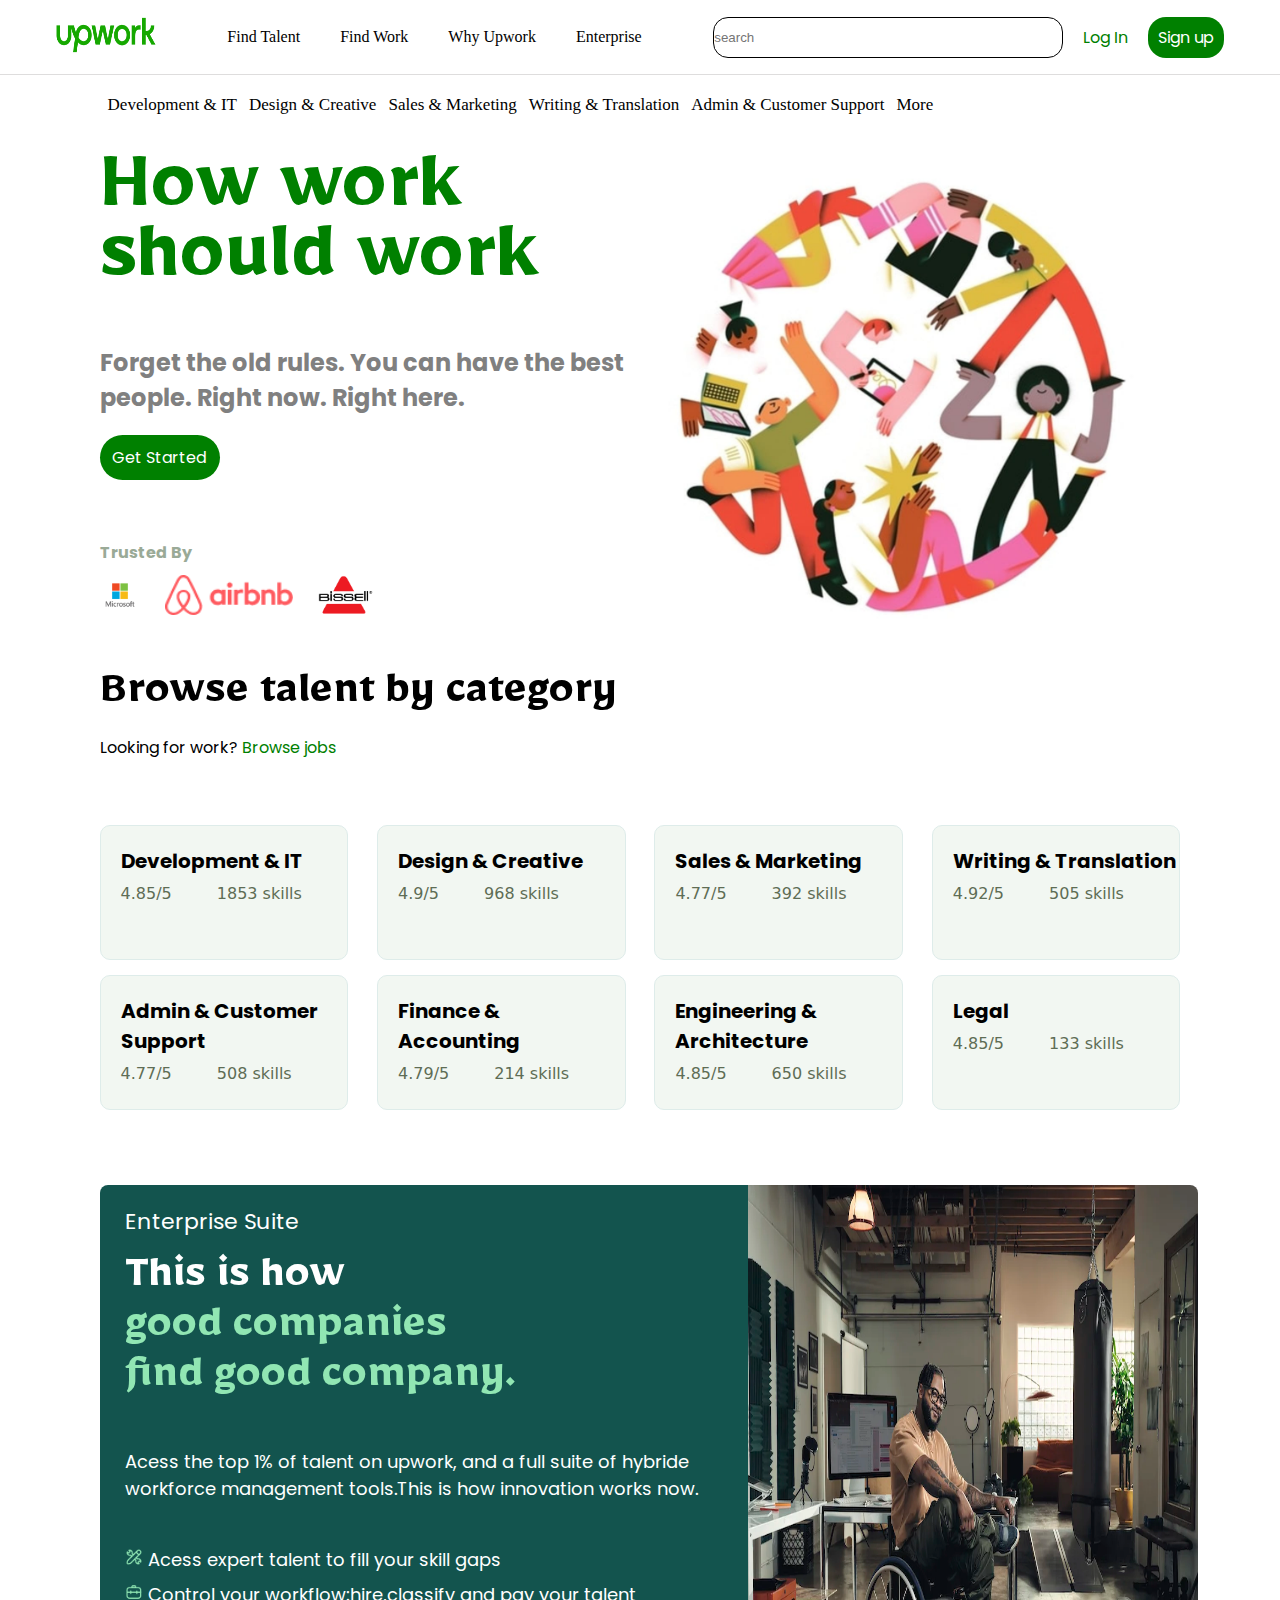
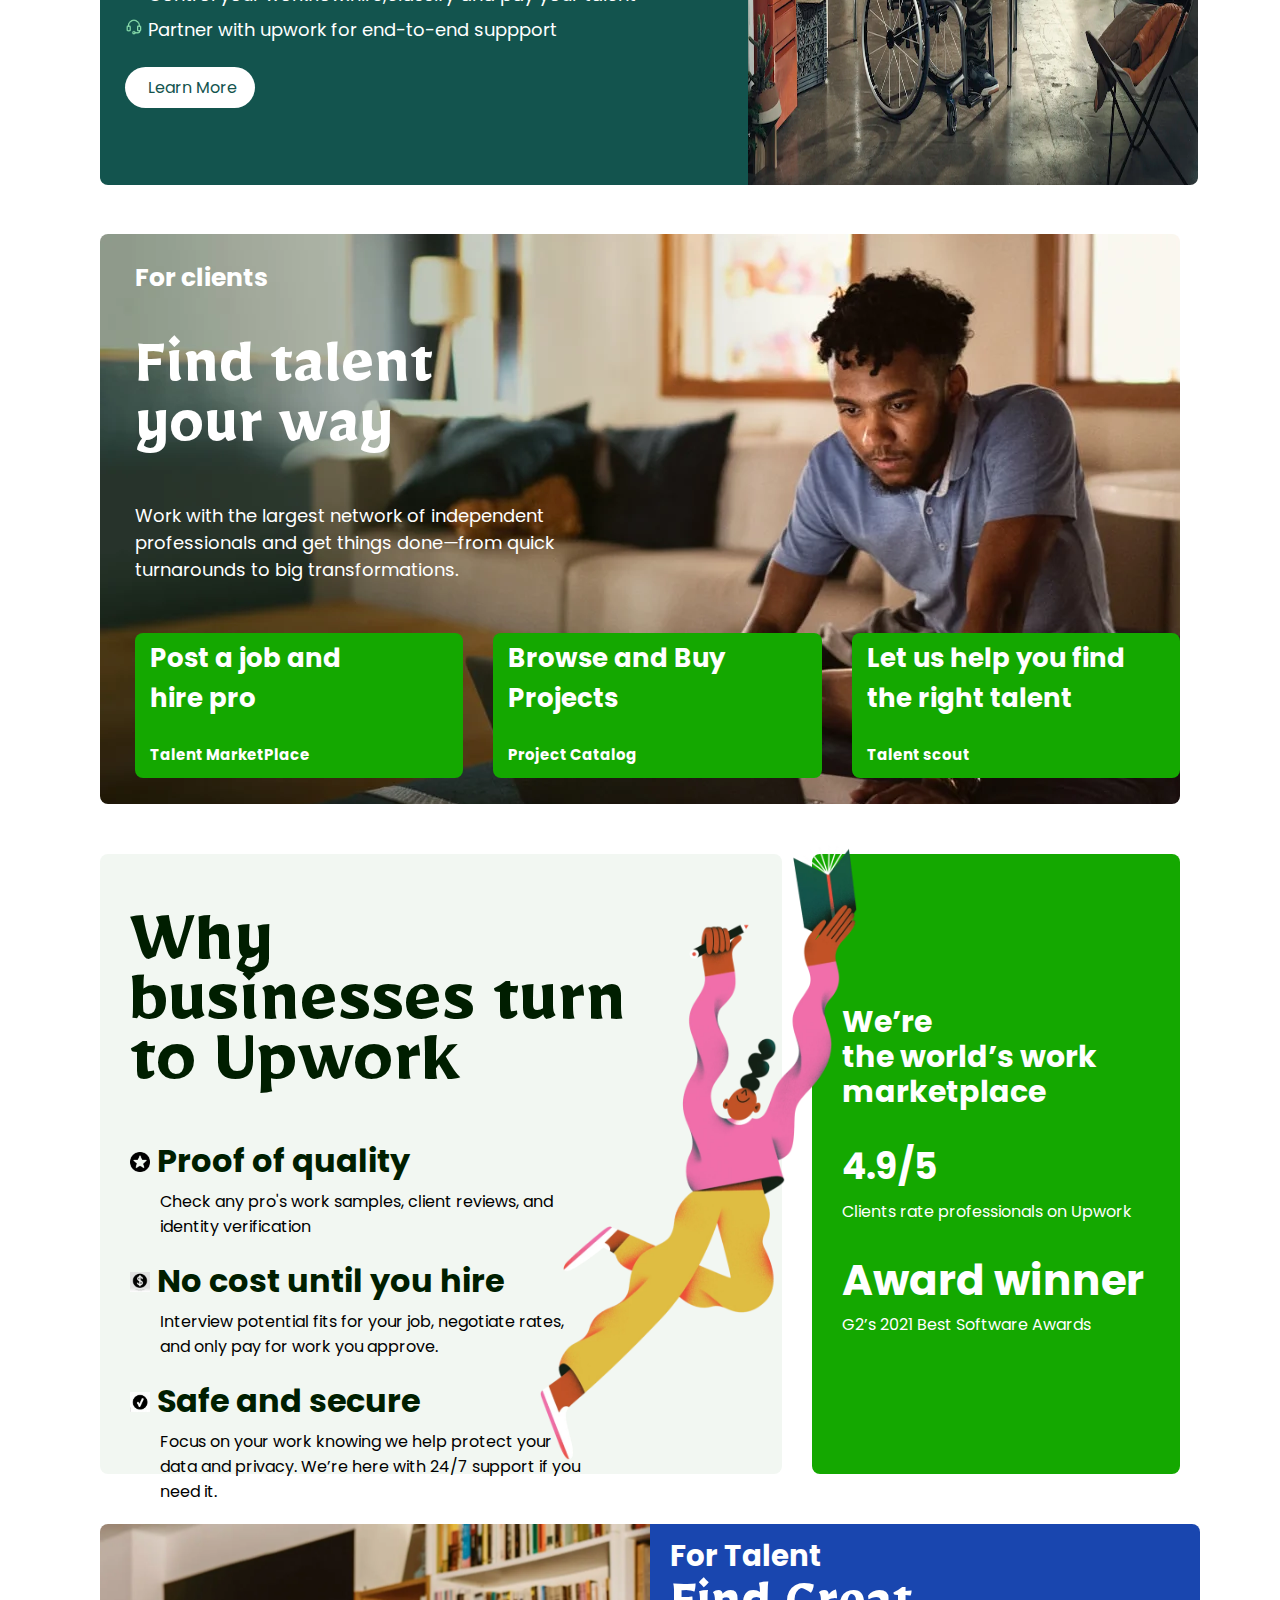
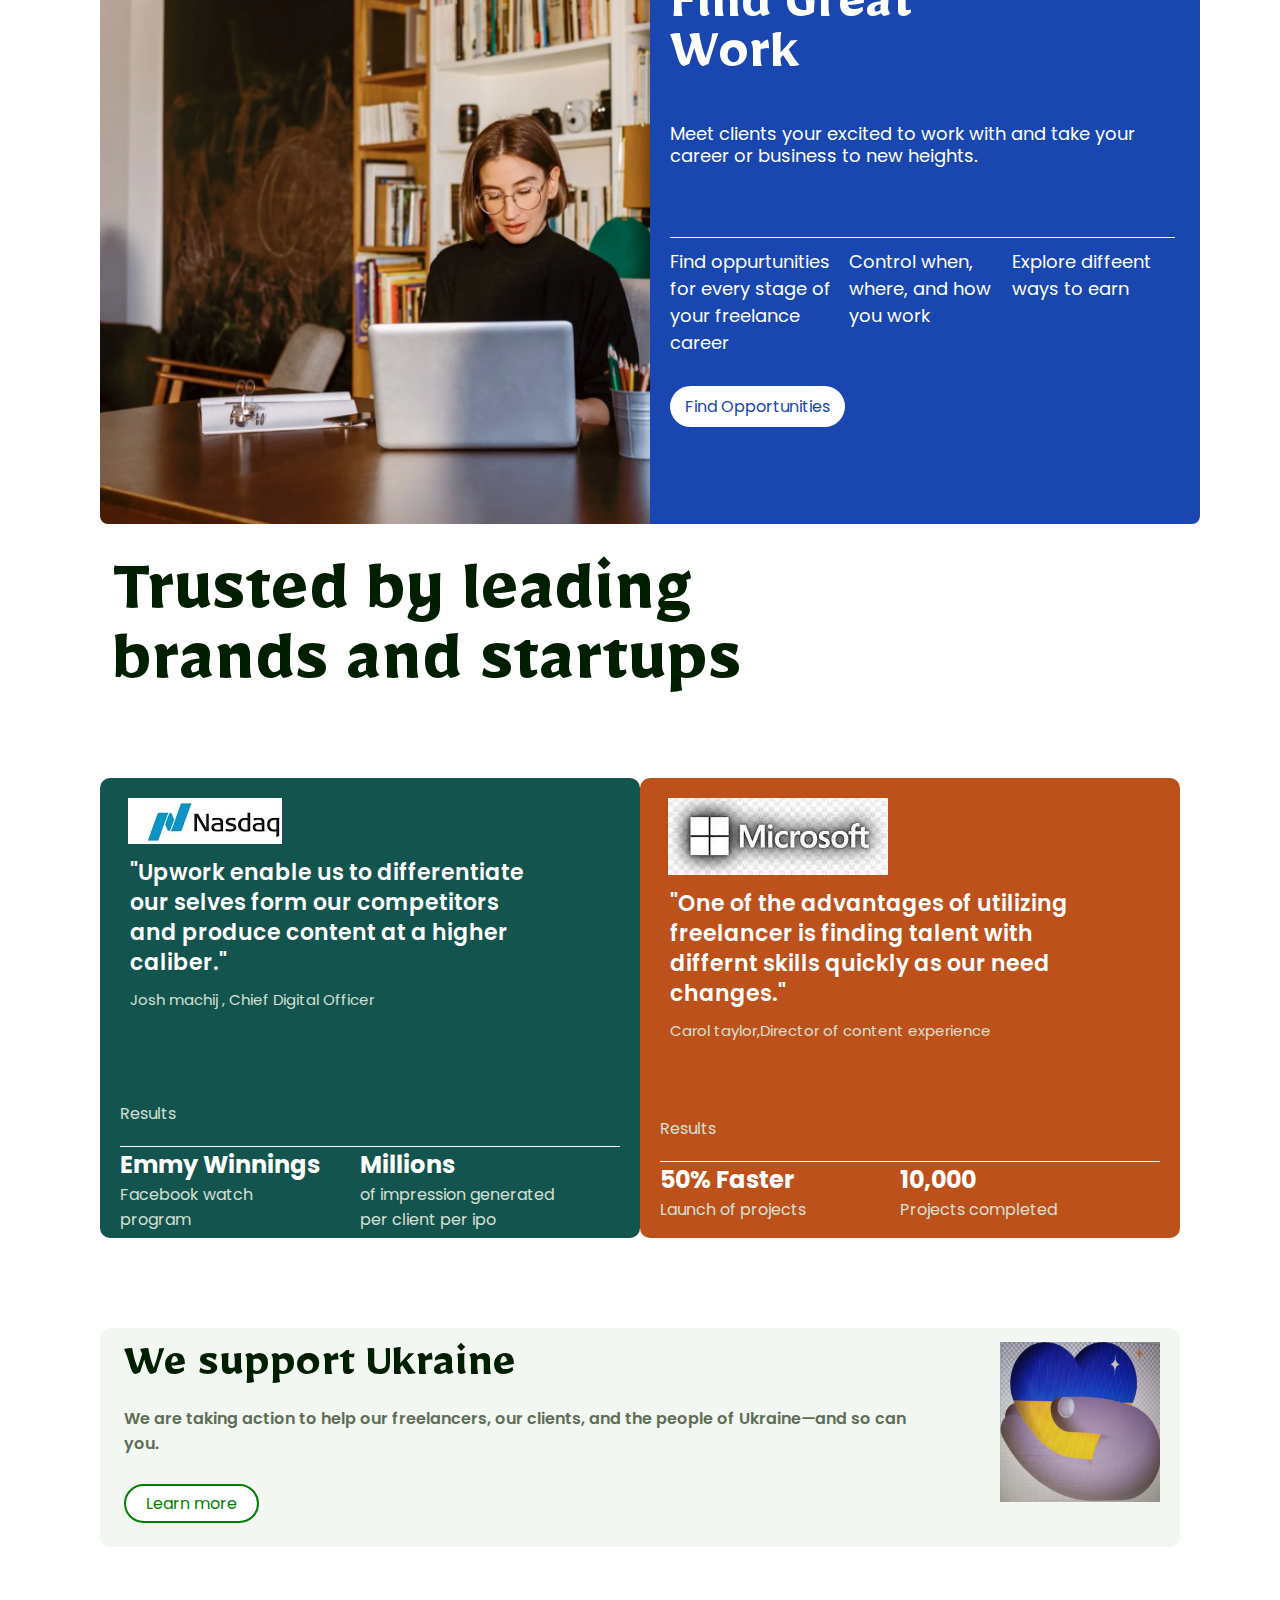
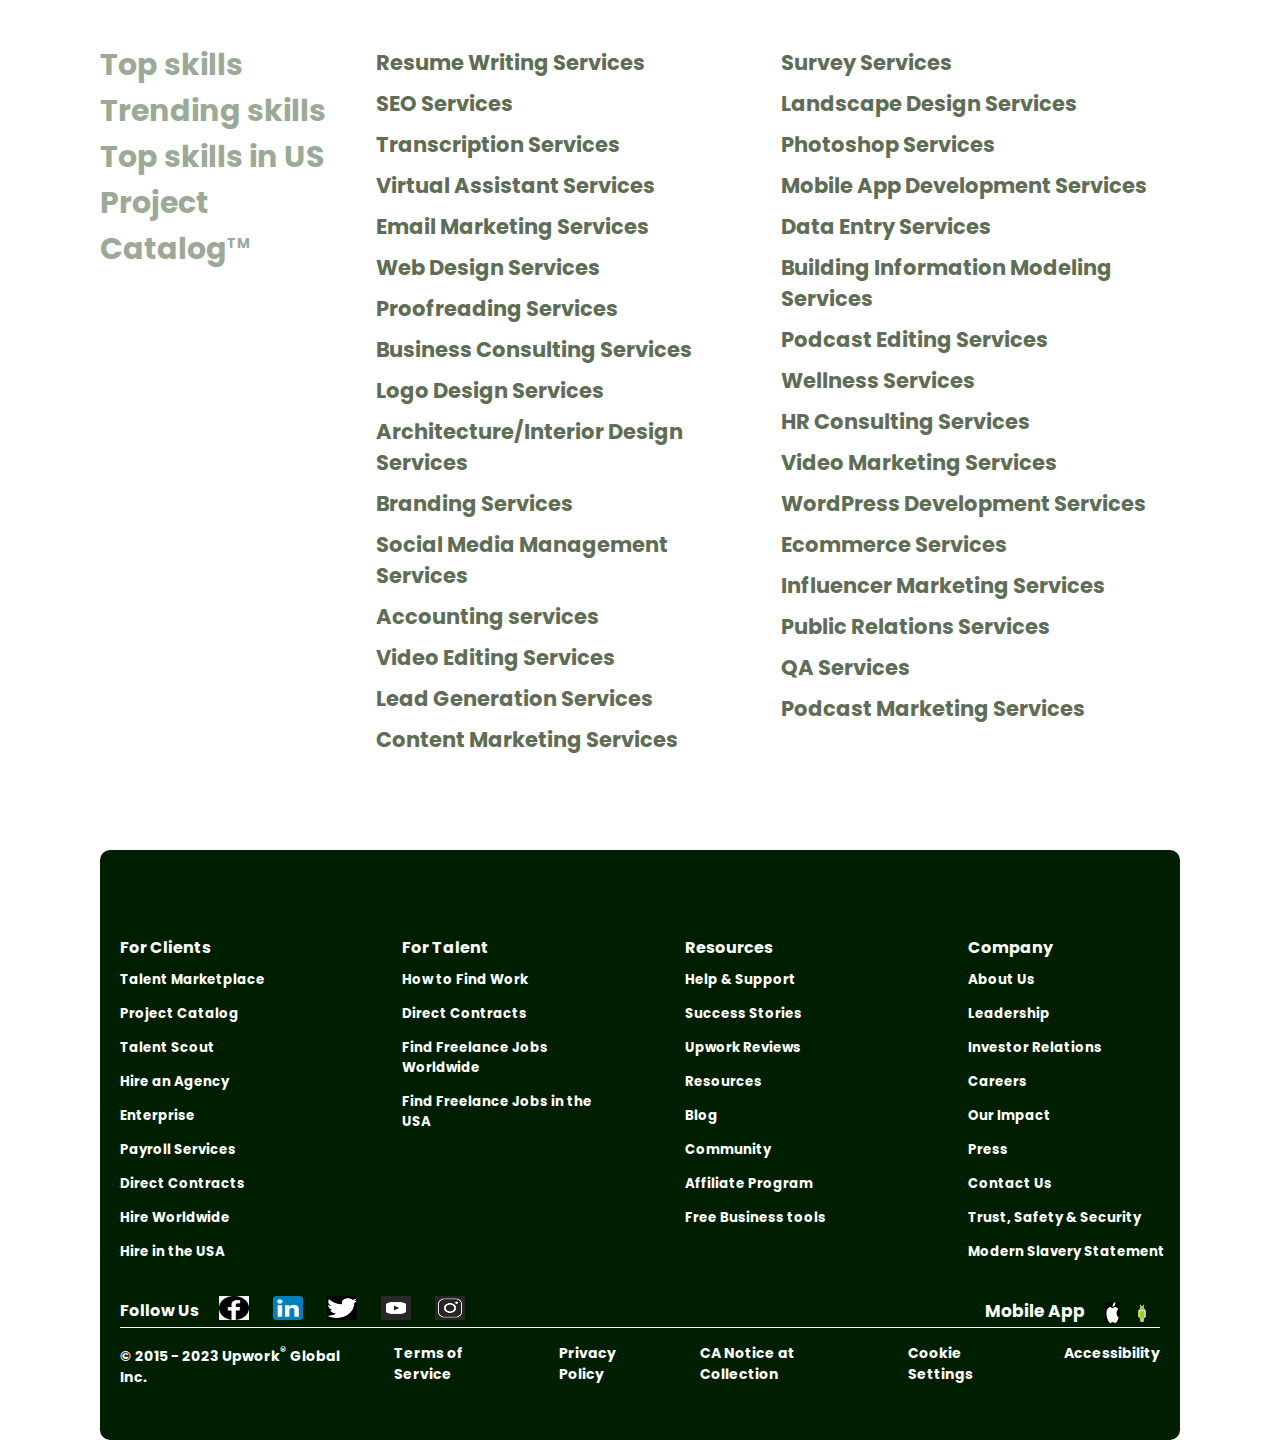
<file: index.html>
<!DOCTYPE html>
<html lang="en">

<head>
    <meta charset="UTF-8">
    <meta http-equiv="X-UA-Compatible" content="IE=edge">
    <meta name="viewport" content="width=device-width, initial-scale=1.0">
    <title>upwork</title>

    <link rel="preconnect" href="https://fonts.googleapis.com">
    <link rel="stylesheet" href="style2.css">
    <link rel="preconnect" href="https://fonts.gstatic.com" crossorigin>
    <link href="https://fonts.googleapis.com/css2?family=Mirza&family=Poppins&display=swap" rel="stylesheet">
</head>

<body>

    <!--------- Nav-bar-- section ----------------->
    <section class="navbar-section">
        <div class="parent1 main-nav">

            <div class="nav-logo"><img src="logo.png"></div>

            <div class="nav-link">
                <ul class="active-links">
                    <li><a href="#">Find Talent</a></li>
                    <li><a href="#">Find Work</a></li>
                    <li><a href="#">Why Upwork</a></li>
                    <li><a href="#">Enterprise</a></li>
                </ul>
            </div>

            <div class="search-button">
                <input class="search-bar" type="search" placeholder="search">
                <div class="white-btn">Log In</div>
                <div class="green-btn">Sign up</div>
            </div>

        </div>
    </section>

    <!-- -------------------services-section--------------- -->

    <section class="s-section">

        <div id="fi" class="parent services-wrapper">
            <ul id="service-links" class="service-active-links">
                <li><a href="#">Development & IT</a></li>
                <li><a href="#">Design & Creative</a></li>
                <li><a href="#">Sales & Marketing</a></li>
                <li><a href="#">Writing & Translation</a></li>
                <li><a href="#">Admin & Customer Support</a></li>
                <li><a href="#">More</a></li>
            </ul>
        </div>
    </section>

    <!--------------- heros-section ------------------->

    <section>
        <div class="parent">
            <div class="heros">
                <div class="heros-text">

                    <div class="h1-heading">
                        <h1>How work should work</h1>
                    </div>

                    <div class="sub-heading">
                        <h2>Forget the old rules. You can have the best people.
                            Right now. Right here.</h2>
                    </div>

                    <div class="green1-btn">Get Started</div>

                    <div class="trust">
                        <h6>Trusted By</h6>
                    </div>

                    <div class="company-logo">
                        <img class="resize-clogo" src="microsoft.png" alt="microsoft-logo">
                        <img class="resize-clogo" src="airbnb-logo.png" alt="air">
                        <img class="resize-clogo" src="Bissell.png" alt="biss">
                    </div>

                </div>

                <div class="heros-img">
                    <img src="main.jpg">
                </div>

            </div>

        </div>
    </section>
    <!-- ------------------Browse-section --------------------------->

    <section class="Browse-section">
        <div class="parent">
            <div class="browse-heading">
                <h2>Browse talent by category</h2>
            </div>

            <div class="paragraph">
                <p>Looking for work? <span class="green-span">Browse jobs</span></p>
            </div>
        </div>

    </section>

    <!------------------ field-section -------------------->

    <section class="field-section">

        <div class="parent bottom-size">
            <div class="niche">
                <div class="box1 box-size">
                    <div class="b1h">
                        <h2>Development & IT </h2>
                    </div>
                    <div class="b1h-center">
                        <div class="num b-center">4.85/5</div>
                        <div class="skill b-center">1853 skills</div>
                    </div>
                </div>

                <div class="box2 box-size">
                    <div class="b1h">
                        <h2>Design & Creative </h2>
                    </div>
                    <div class="b1h-center">
                        <div class="num b-center">4.9/5</div>
                        <div class="skill b-center">968 skills</div>
                    </div>
                </div>


                <div class="box3 box-size">
                    <div class="b1h">
                        <h2>Sales & Marketing </h2>
                    </div>
                    <div class="b1h-center">
                        <div class="num b-center">4.77/5</div>
                        <div class="skill b-center">392 skills</div>
                    </div>
                </div>

                <div class="box4 box-size">
                    <div class="b1h">
                        <h2>Writing & Translation</h2>
                    </div>
                    <div class="b1h-center">
                        <div class="num b-center">4.92/5</div>
                        <div class="skill b-center">505 skills</div>
                    </div>
                </div>

                <div class="box5 box-size">
                    <div class="b1h">
                        <h2>Admin & Customer Support </h2>
                    </div>
                    <div class="b1h-center">
                        <div class="num b-center">4.77/5</div>
                        <div class="skill b-center">508 skills</div>
                    </div>
                </div>

                <div class="box6 box-size">
                    <div class="b1h">
                        <h2>Finance & Accounting </h2>
                    </div>
                    <div class="b1h-center">
                        <div class="num b-center">4.79/5</div>
                        <div class="skill b-center">214 skills</div>
                    </div>
                </div>

                <div class="box7 box-size">
                    <div class="b1h">
                        <h2>Engineering & Architecture</h2>
                    </div>
                    <div class="b1h-center">
                        <div class="num b-center">4.85/5</div>
                        <div class="skill b-center">650 skills</div>
                    </div>
                </div>

                <div class="box8 box-size">
                    <div class="b1h">
                        <h2>Legal </h2>
                    </div>
                    <div class="b1h-center">
                        <div class="num b-center">4.85/5</div>
                        <div class="skill b-center">133 skills</div>
                    </div>
                </div>

    </section>

    <!-- Enterprise-section -->

    <section class="Enterprise-section">
        <div class="parent">
            <div class="enterprise">
                <div class="enterprise-text">

                    <div class="small-text">
                        Enterprise Suite
                    </div>

                    <div class="enterprise-big-heading">
                        <h2><span class="Eprise-white">This is how</span><br> good companies find good company.</h2>
                    </div>

                    <div class="e-paragraph">
                        <p>Acess the top 1% of talent on upwork, and a full suite of hybride workforce management
                            tools.This is how innovation works now.</p>
                    </div>

                    <div class="e-list">
                        <ul>
                            <li><img src="Skills.png">Acess expert talent to fill your skill gaps</li>
                            <li><img src="Briefcase.png">Control your workflow:hire,classify and pay your talent
                            </li>
                            <li><img src="Support.png">Partner with upwork for end-to-end suppport</li>
                        </ul>
                    </div>

                    <div class="e-btn">Learn More</div>

                </div>

                <!-- image section  of Enterprise-->

                <div class="enterprise-image">
                    <img src="img.png">
                </div>

            </div>

        </div>
    </section>
    <!-- -----------clients-section --------------------->

    <section class="client-section">
        
        <div class="parent" >
            
            <div class="client-wrapper">
               

                <div class="client-text">
                    <h4>For clients</h4>
                </div>
                <div class="client-big-heading">
                    <h2>Find talent
                        your way</h2>
                </div>
                <div class="client-paragraph">
                    <p>Work with the largest network of independent professionals and get things done—from quick
                        turnarounds to big
                        transformations.</p>
                </div>

                <div class="three-box c-three-box">
                    <div class="c-box">
                        <div class="c-heading">
                            <h3>Post a job and hire pro</h3>
                        </div>
                        <div class="c-small-heading">Talent MarketPlace</div>
                    </div>

                    <div class="c-box">
                        <div class="c-heading">
                            <h3>Browse and Buy Projects</h3>
                        </div>
                        <div class="c-small-heading">Project Catalog</div>
                    </div>

                    <div class="c-box c-box3">
                        <div class="c-heading">
                            <h3>Let us help you find the right talent</h3>
                        </div>
                        <div class="c-small-heading">Talent scout</div>
                    </div>
                    

                </div>

            </div>
        </div>
    </section>


    <!-- ------------ Businesses upwork section ------------------------>

    <section class="business">
        <div class="parent">
            <div class="business-upwork">

                <div class="business-text">

                    <div class="business-big-heading">
                        <h2>Why businesses
                            turn to Upwork</h2>
                    </div>

                    <div class="p-quality">
                        <h3><img height="20" width="20" src="star1.png"> Proof of quality</h3>
                    </div>
                    <div class="p-quality-paragraph">
                        <p>Check any pro's work samples, client reviews, and identity verification</p>
                    </div>

                    <div class="p-quality">
                        <h3><img height="20" width="20" src="dollor.png"> No cost until you hire</h3>
                    </div>
                    <div class="p-quality-paragraph">
                        <p>Interview potential fits for your job, negotiate rates, and only pay for work you approve.
                        </p>
                    </div>

                    <div class="p-quality">
                        <h3><img height="20" width="20" src="images (2).png"> Safe and secure</h3>
                    </div>
                    <div class="p-quality-paragraph">
                        <p>Focus on your work knowing we help protect your data and privacy. We’re here with 24/7
                            support if you need it.</p>
                    </div>
                    <!-- corection -->
                    
                    <div class="p-img">
                        <img class="change-p" height="615px"  src="img upwork2.png">
                    </div>
                </div>

                 

                <!-- ------business green text  ------------>
                <div class="business-green-text">
                    <div class="w-marketplace">
                        <h2>We’re<br>
                            the world’s work
                            marketplace</h2>
                    </div>

                    <div class="ratting">
                        4.9/5
                    </div>

                    <div class="ratting-p">
                        <p>Clients rate professionals on Upwork</p>
                    </div>

                    <div class="award-winner">
                        <h2>Award winner</h2>
                    </div>

                    <div class="ratting-p">
                        <p>G2’s 2021 Best Software Awards</p>
                    </div>

                </div>

            </div>
        </div>

    </section>

    <!---------------- leptop-girls-section ------------------>


    <section>
        <div class="parent">
            <div class="leptop-girl">
                <div class="girl-image">
                    <img src="talent.png">
                </div>

                <div class="blue-text">

                    <div class="for-talent">
                        <h3>For Talent</h3>
                    </div>
                    <div class="find-great-work">
                        <h2>Find Great Work</h2>
                    </div>
                    <div class="blue-paragraph">
                        <P>Meet clients your excited to work with and take your career or business to new heights.</P>
                    </div>

                    <div class="two-blue">
                        <div class="p1">
                            <p>Find oppurtunities for every stage of your freelance career</p>
                        </div>
                        <div class="p2">
                            <p>Control when, where, and how you work</p>
                        </div>

                        <div class="explore-p">
                            <p>Explore diffeent ways to earn</p>
                        </div>

                    </div>



                    <div class="white-blue-btn">
                        Find Opportunities
                    </div>
                </div>
            </div>
        </div>
    </section>


    <!-- ------------Trusted Brands ------------------->
    <section>
        <div class="parent">
            <div class="trusted-big-heading">
                <h2>Trusted by leading
                    brands and startups</h2>
            </div>
        </div>
    </section>

    <section>
        <div class="parent">

            <div class="trusted-cards">
                <div class="card1">
                    <div class="nasdaq-logo">
                        <img src="images.jpg">
                    </div>
                    <div class="car1-paragraph">
                        <p>"Upwork enable us to differentiate our selves form our competitors and produce content at a
                            higher caliber."</p>
                    </div>

                    <div class="small-paragraph">
                        <p>Josh machij , Chief Digital Officer</p>
                    </div>

                    <div class="results">
                        Results
                    </div>

                    <div class="two-trusted-cards">
                        <div class="emmy">
                            <div class="emmy-text">
                                Emmy Winnings
                            </div>
                            <div class="emmy-sub-text">
                                Facebook watch program
                            </div>
                        </div>
                        <div class="million">
                            <div class="million-text">
                                Millions
                            </div>
                            <div class="million-sub-text">
                                of impression generated per client per ipo
                            </div>
                        </div>
                    </div>

                </div>

                <!-- ------------------    card-2 -------------------------------------->

                <div class="card2">
                    <div class="microsoft-logo">
                        <img src="microsoft1.png">
                    </div>
                    <div class="car2-paragraph">
                        <p>"One of the advantages of utilizing freelancer is finding talent with differnt skills quickly
                            as our need changes."</p>
                    </div>

                    <div class="small-paragraph-card2">
                        <p>Carol taylor,Director of content experience</p>
                    </div>

                    <div class="results">
                        Results
                    </div>

                    <div class="two-trusted-cards">
                        <div class="emmy">
                            <div class="emmy-text">
                                50% Faster
                            </div>
                            <div class="emmy-sub-text">
                                Launch of projects
                            </div>
                        </div>
                        <div class="million">
                            <div class="million-text">
                                10,000
                            </div>
                            <div class="million-sub-text">
                                Projects completed
                            </div>
                        </div>
                    </div>

                </div>

            </div>
    </section>

    <!-- -------------------ukrain-support-section ---------------------->

    <section>
        <div class="parent">
            <div class="ukrain-support">
                <div class="flex-ukrain">
                    <div class="main-supportheading">

                        <div class=" big-heaidng-ukrain"><h3>We support Ukraine</h3>
                        </div>
                    
                        <div class="grey-paragraph">
                        <p>We are taking action to help our freelancers, our clients, and the people of Ukraine—and so
                            can you.</p>
                     </div>
                     <div class="oultine-green-btn">Learn more</div>

                    </div>

                    <div class="love-image">
                        <img height="160" width="160" src="korean love.png">
                    </div>

                </div>

                

            </div>

        </div>
        </div>
        </div>
    </section>


    <!------------------------- Skill-list-section ------------------------------------------------->

    <section>
        <div class="parent">
            <div class="main-skill">
                <div class="main-skill-support">
                       <div class="top1-4">
                        <ul>
                            <li><h2>Top skills</h2></li>
                            <li><h2>Trending skills</h2></li>
                            <li><h2>Top skills in US</h2></li>
                            <li><h2><span>Project Catalog</span><sup class="tm">TM</sup></h2></li>
                        </ul>
                       </div>

                       <div class="top2-16">
                        <ul>
                            <li><h3>Resume Writing Services</h3></li>
                            <li><h3>SEO Services</h3></li>
                            <li><h3>Transcription Services</h3></li>
                            <li><h3>Virtual Assistant Services</h3></li>
                            <li><h3>Email Marketing Services</h3></li>
                            <li><h3>Web Design Services</h3></li>
                            <li><h3>Proofreading Services</h3></li>
                            <li><h3>Business Consulting Services</h3></li>
                            <li><h3>Logo Design Services</h3></li>
                            <li><h3>Architecture/Interior Design Services</h3></li>
                            <li><h3>Branding Services</h3></li>
                            <li><h3>Social Media Management Services</h3></li>
                            <li><h3>Accounting services</h3></li>
                            <li><h3>Video Editing Services</h3></li>
                            <li><h3>Lead Generation Services</h3></li>
                            <li><h3>Content Marketing Services</h3></li>
                        </ul>
                       </div>


                       <div class="top3-16">
                        <ul>
                            <li><h3>Survey Services</h3></li>
                            <li><h3>Landscape Design Services</h3></li>
                            <li><h3>Photoshop Services</h3></li>
                            <li><h3>Mobile App Development Services</h3></li>
                            <li><h3>Data Entry Services</h3></li>
                            <li><h3>Building Information Modeling Services</h3></li>
                            <li><h3>Podcast Editing Services</h3></li>
                            <li><h3>Wellness Services</h3></li>
                            <li><h3>HR Consulting Services</h3></li>
                            <li><h3>Video Marketing Services</h3></li>
                            <li><h3>WordPress Development Services</h3></li>
                            <li><h3>Ecommerce Services</h3></li>
                            <li><h3>Influencer Marketing Services</h3></li>
                            <li><h3>Public Relations Services</h3></li>
                            <li><h3>QA Services</h3></li>
                            <li><h3>Podcast Marketing Services</h3></li>
                        </ul>
                       </div>
                </div>
            </div>
        </div>
    </section>

  <!-- --------------------------------footer section ------------------------------------------------------>

    <section>
        <div class="parent">
            <div class="green-footer">
                <div class="main-green-heading">
                    <div class="for-client footer-all">
                        <h4>For Clients</h4>
                        <ul class="footer-maneger">
                            <li><h5>Talent Marketplace</h5></li>
                            <li><h5>Project Catalog</h5></li>
                            <li><h5>Talent Scout</h5></li>
                            <li><h5>Hire an Agency</h5></li>
                            <li><h5>Enterprise</h5></li>
                            <li><h5>Payroll Services</h5></li>
                            <li><h5>Direct Contracts</h5></li>
                            <li><h5>Hire Worldwide</h5></li>
                            <li><h5>Hire in the USA</h5></li>
                            
                        </ul>
                    </div>
                    
                    <div class="For-Talent footer-all">
                        <h4>For Talent</h4>
                        <ul class="footer-maneger">
                            <li><h5>How to Find Work</h5></li>
                            <li><h5>Direct Contracts</h5></li>
                            <li><h5>Find Freelance Jobs Worldwide</h5></li>
                            <li><h5>Find Freelance Jobs in the USA</h5></li>
                        </ul>

                    </div>
        
                    <div class="Resources footer-all">
                        <h4>Resources</h4>
                        <ul class="footer-maneger">
                            <li><h5>Help & Support</h5></li>
                            <li><h5>Success Stories</h5></li>
                            <li><h5>Upwork Reviews</h5></li>
                            <li><h5>Resources</h5></li>
                            <li><h5>Blog</h5></li>
                            <li><h5>Community</h5></li>
                            <li><h5>Affiliate Program</h5></li>
                            <li><h5>Free Business tools</h5></li>
                        </ul>
                    </div>

                <div class="Company footer-all">
                    <h4>Company</h4>
                    <ul class="footer-maneger">
                        <li><h5>About Us</h5></li>
                        <li><h5>Leadership</h5></li>
                        <li><h5>Investor Relations</h5></li>
                        <li><h5>Careers</h5></li>
                        <li><h5>Our Impact</h5></li>
                        <li><h5>Press</h5></li>
                        <li><h5>Contact Us</h5></li>
                        <li><h5>Trust, Safety & Security</h5></li>
                        <li><h5>Modern Slavery Statement</h5></li>
                    </ul>
                </div>
            </div>
<!---------------------------------- footer logo section ---------------------------------------------------------------->
     
                <div class="logo-footer">
                    <div class="socialmedia-logo">
                        <div class="social">
                            <div class="follow-us">Follow Us</div>
                            <div class="fityw">
                                <img  src="facebook.png">
                                <img  src="linkedin1.png" alt="">
                                <img  src="twitter.png" alt="">
                                <img  src="youtube.png" alt="">
                                <img  src="instagram.png" alt="">
                            </div>
                        </div>
                        <div class="Ip-An">
                            <div class="mobileapp-text">
                                Mobile App
                            </div>
                            <div class="ip-an-l0go"><img class="ip1" height="16" width="16" src="apple.png" alt="">
                            <img class="ip2" height="19" width="16" src="Android-Logo-2008.png" alt=""></div>  
                        </div>

                    </div>
                </div>


                <div class="date-logo">
                    <ul class="date-logo-flex">
                        <li>© 2015 - 2023 <span>Upwork</span><sup>®</sup> Global Inc.</li>
                        <li>Terms of Service</li>
                        <li>Privacy Policy</li>
                        <li>CA Notice at Collection</li>
                        <li>Cookie Settings</li>
                        <li>Accessibility</li>
                    </ul>
                </div>

            </div>
        </div>
    </section>
  
</body>

</html>
</file>
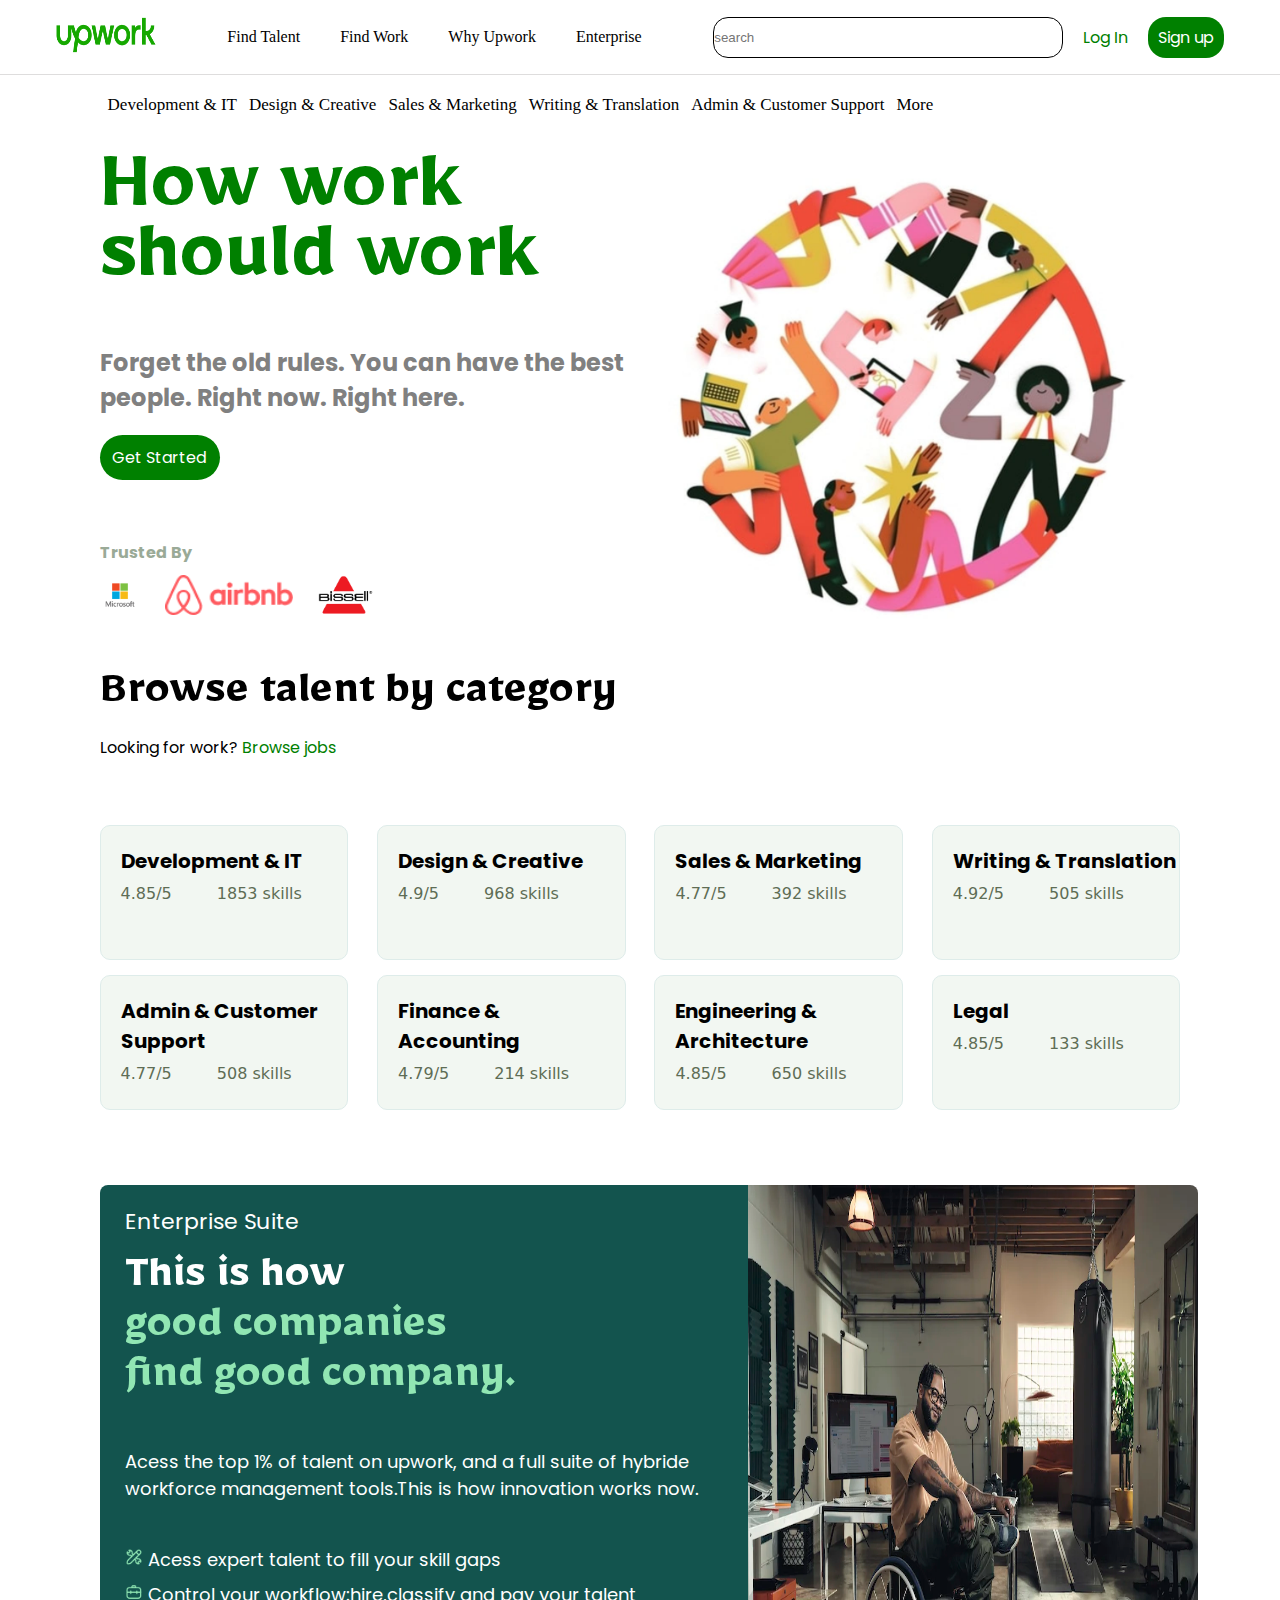
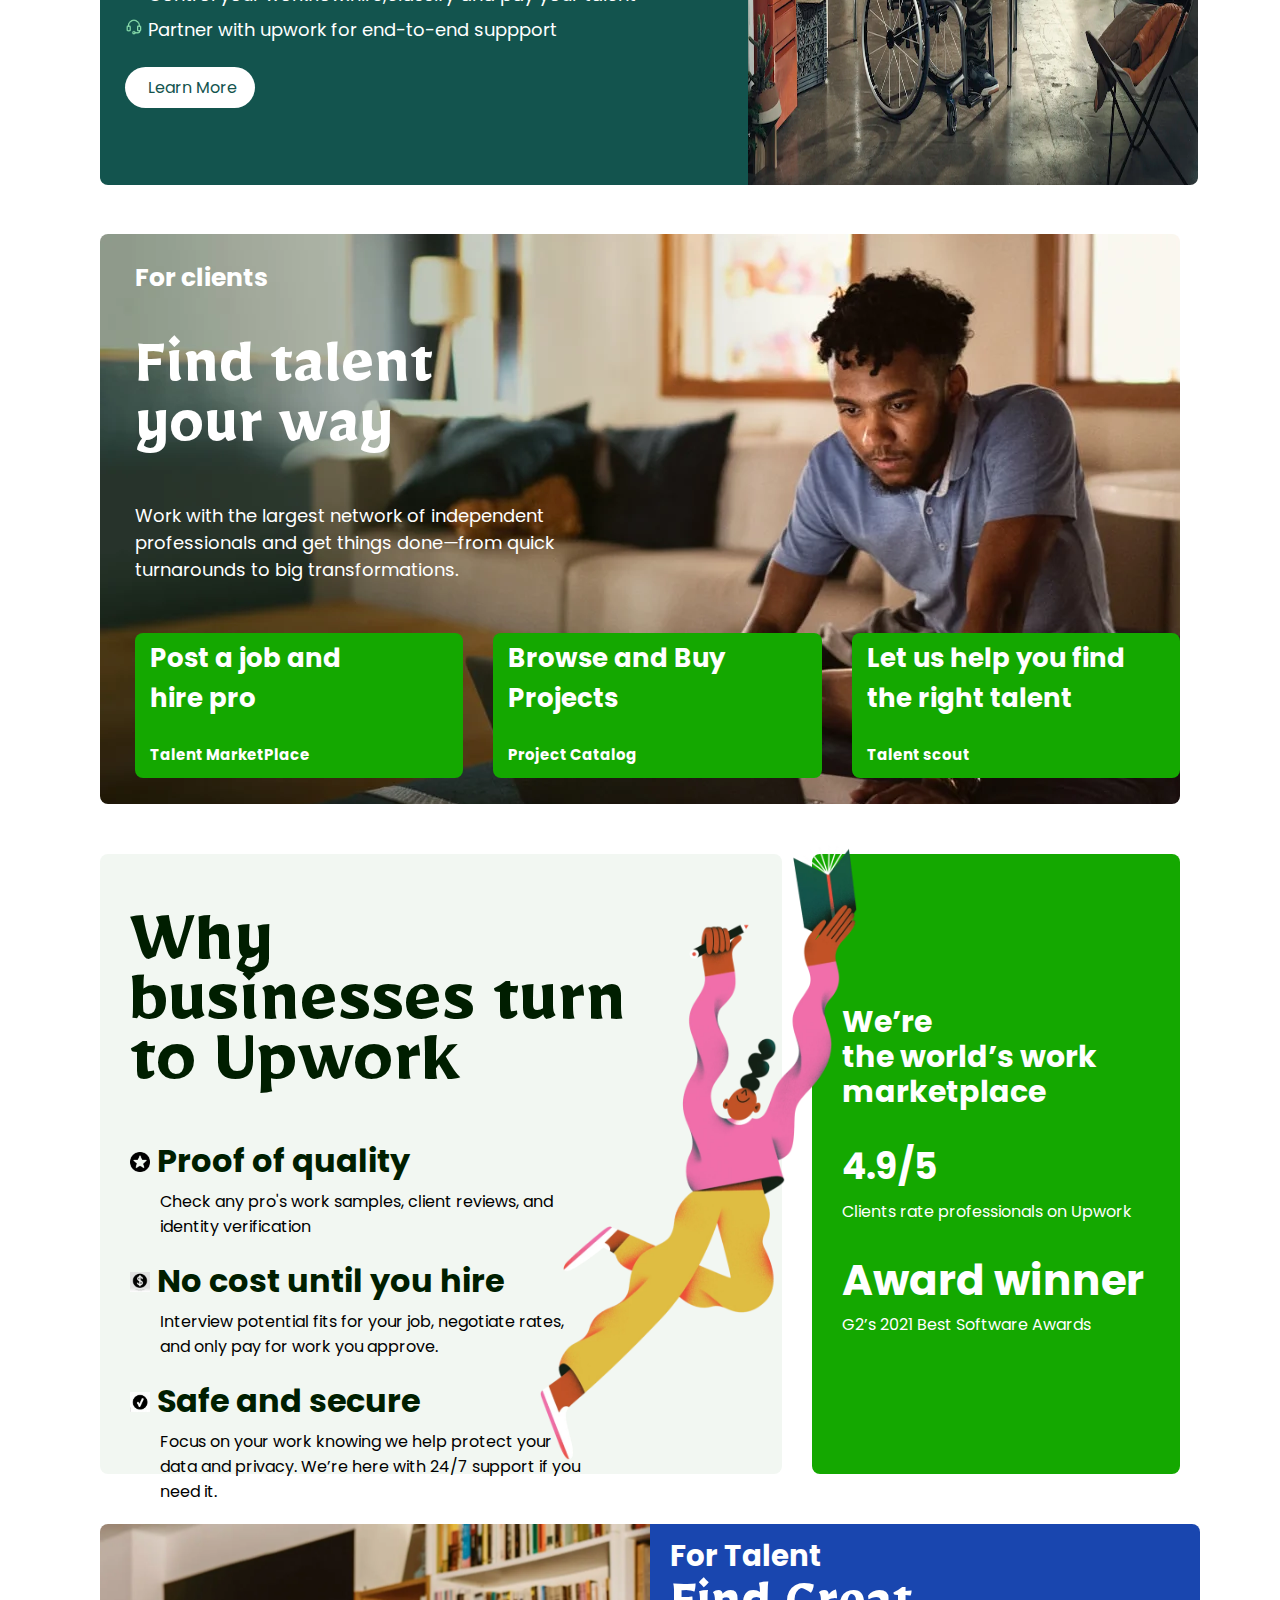
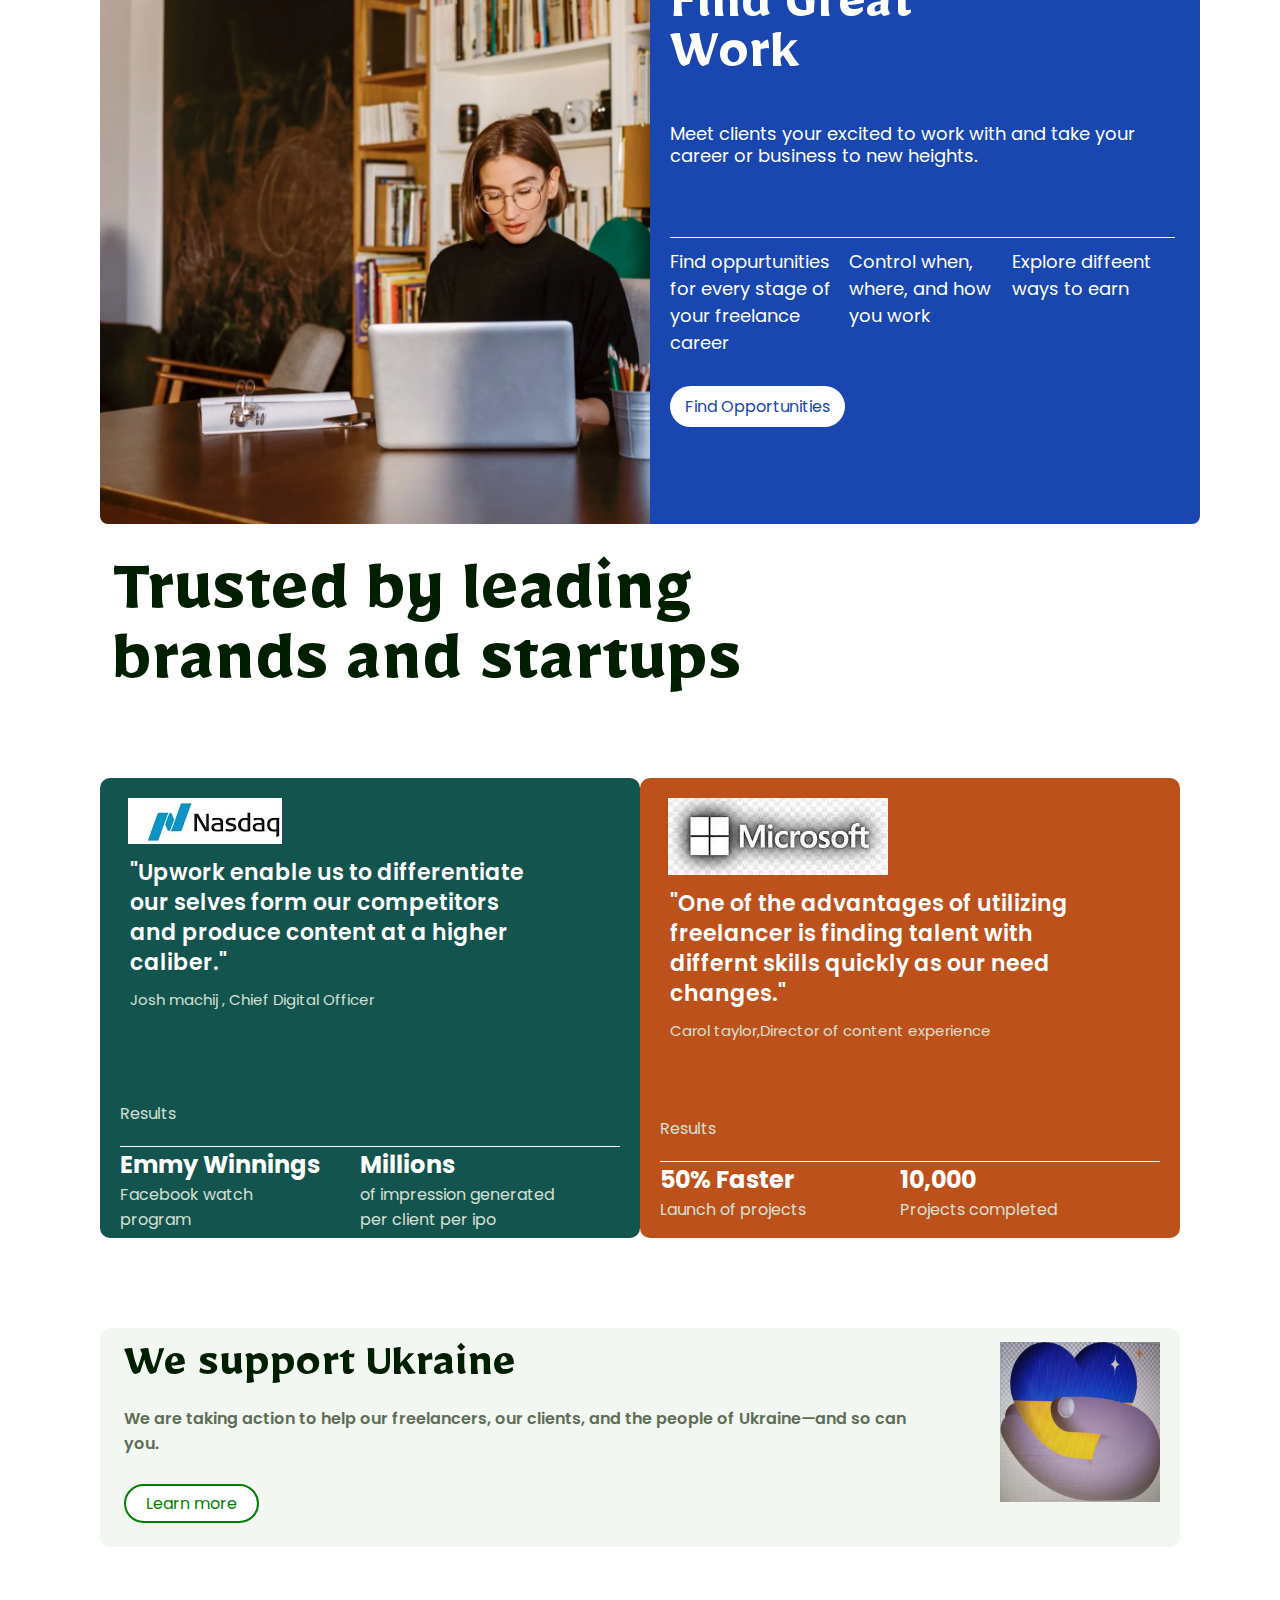
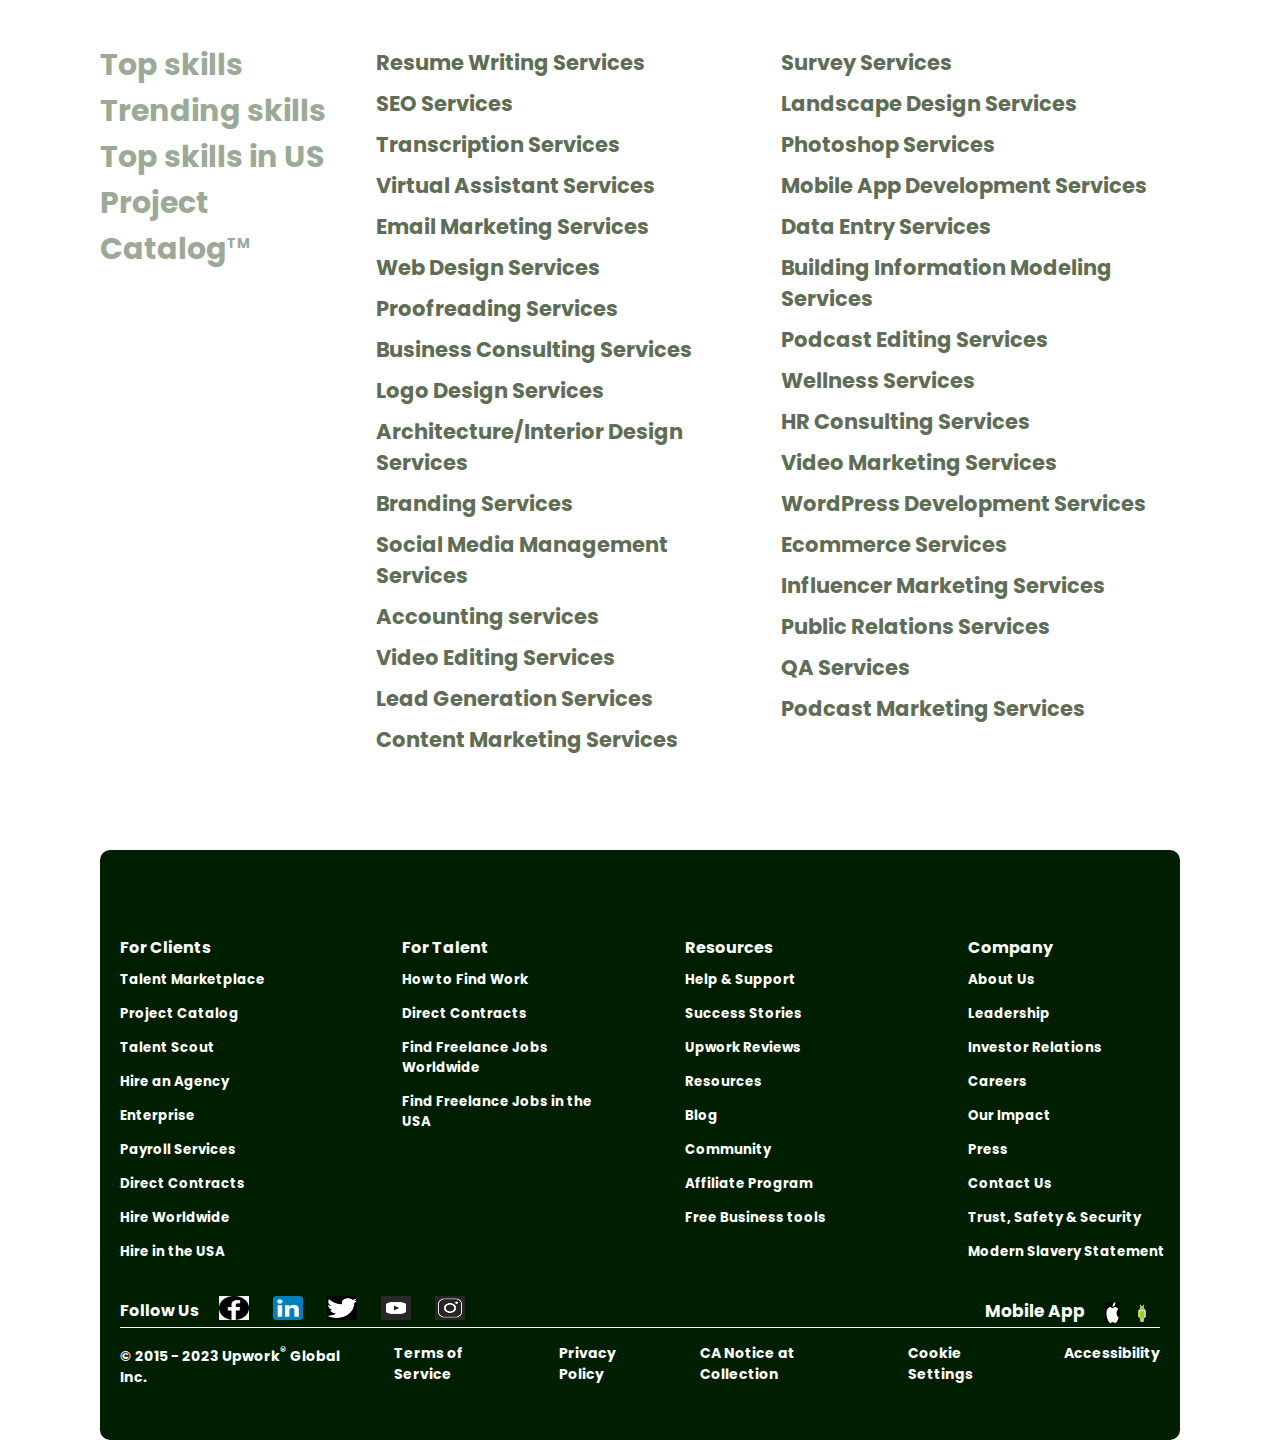
<file: index2.html>
<!DOCTYPE html>
<html lang="en">

<head>
    <meta charset="UTF-8">
    <meta http-equiv="X-UA-Compatible" content="IE=edge">
    <meta name="viewport" content="width=device-width, initial-scale=1.0">
    <title>upwork</title>

    <link rel="preconnect" href="https://fonts.googleapis.com">
    <link rel="stylesheet" href="style2.css">
    <link rel="preconnect" href="https://fonts.gstatic.com" crossorigin>
    <link href="https://fonts.googleapis.com/css2?family=Mirza&family=Poppins&display=swap" rel="stylesheet">
</head>

<body>

    <!--------- Nav-bar section ----------------->
    <section class="navbar-section">
        <div class="parent1 main-nav">

            <div class="nav-logo"><img src="logo.png"></div>

            <div class="nav-link">
                <ul class="active-links">
                    <li><a href="#">Find Talent</a></li>
                    <li><a href="#">Find Work</a></li>
                    <li><a href="#">Why Upwork</a></li>
                    <li><a href="#">Enterprise</a></li>
                </ul>
            </div>

            <div class="search-button">
                <input class="search-bar" type="search" placeholder="search">
                <div class="white-btn">Log In</div>
                <div class="green-btn">Sign up</div>
            </div>

        </div>
    </section>

    <!-- -------------------services-section--------------- -->

    <section class="s-section">

        <div id="fi" class="parent services-wrapper">
            <ul id="service-links" class="service-active-links">
                <li><a href="#">Development & IT</a></li>
                <li><a href="#">Design & Creative</a></li>
                <li><a href="#">Sales & Marketing</a></li>
                <li><a href="#">Writing & Translation</a></li>
                <li><a href="#">Admin & Customer Support</a></li>
                <li><a href="#">More</a></li>
            </ul>
        </div>
    </section>

    <!--------------- heros-section ------------------->

    <section>
        <div class="parent">
            <div class="heros">
                <div class="heros-text">

                    <div class="h1-heading">
                        <h1>How work should work</h1>
                    </div>

                    <div class="sub-heading">
                        <h2>Forget the old rules. You can have the best people.
                            Right now. Right here.</h2>
                    </div>

                    <div class="green1-btn">Get Started</div>

                    <div class="trust">
                        <h6>Trusted By</h6>
                    </div>

                    <div class="company-logo">
                        <img class="resize-clogo" src="microsoft.png" alt="microsoft-logo">
                        <img class="resize-clogo" src="airbnb-logo.png" alt="air">
                        <img class="resize-clogo" src="Bissell.png" alt="biss">
                    </div>

                </div>

                <div class="heros-img">
                    <img src="main.jpg">
                </div>

            </div>

        </div>
    </section>
    <!-- ------------------Browse-section --------------------------->

    <section class="Browse-section">
        <div class="parent">
            <div class="browse-heading">
                <h2>Browse talent by category</h2>
            </div>

            <div class="paragraph">
                <p>Looking for work? <span class="green-span">Browse jobs</span></p>
            </div>
        </div>

    </section>

    <!------------------ field-section -------------------->

    <section class="field-section">

        <div class="parent bottom-size">
            <div class="niche">
                <div class="box1 box-size">
                    <div class="b1h">
                        <h2>Development & IT </h2>
                    </div>
                    <div class="b1h-center">
                        <div class="num b-center">4.85/5</div>
                        <div class="skill b-center">1853 skills</div>
                    </div>
                </div>

                <div class="box2 box-size">
                    <div class="b1h">
                        <h2>Design & Creative </h2>
                    </div>
                    <div class="b1h-center">
                        <div class="num b-center">4.9/5</div>
                        <div class="skill b-center">968 skills</div>
                    </div>
                </div>


                <div class="box3 box-size">
                    <div class="b1h">
                        <h2>Sales & Marketing </h2>
                    </div>
                    <div class="b1h-center">
                        <div class="num b-center">4.77/5</div>
                        <div class="skill b-center">392 skills</div>
                    </div>
                </div>

                <div class="box4 box-size">
                    <div class="b1h">
                        <h2>Writing & Translation</h2>
                    </div>
                    <div class="b1h-center">
                        <div class="num b-center">4.92/5</div>
                        <div class="skill b-center">505 skills</div>
                    </div>
                </div>

                <div class="box5 box-size">
                    <div class="b1h">
                        <h2>Admin & Customer Support </h2>
                    </div>
                    <div class="b1h-center">
                        <div class="num b-center">4.77/5</div>
                        <div class="skill b-center">508 skills</div>
                    </div>
                </div>

                <div class="box6 box-size">
                    <div class="b1h">
                        <h2>Finance & Accounting </h2>
                    </div>
                    <div class="b1h-center">
                        <div class="num b-center">4.79/5</div>
                        <div class="skill b-center">214 skills</div>
                    </div>
                </div>

                <div class="box7 box-size">
                    <div class="b1h">
                        <h2>Engineering & Architecture</h2>
                    </div>
                    <div class="b1h-center">
                        <div class="num b-center">4.85/5</div>
                        <div class="skill b-center">650 skills</div>
                    </div>
                </div>

                <div class="box8 box-size">
                    <div class="b1h">
                        <h2>Legal </h2>
                    </div>
                    <div class="b1h-center">
                        <div class="num b-center">4.85/5</div>
                        <div class="skill b-center">133 skills</div>
                    </div>
                </div>

    </section>

    <!-- Enterprise-section -->

    <section class="Enterprise-section">
        <div class="parent">
            <div class="enterprise">
                <div class="enterprise-text">

                    <div class="small-text">
                        Enterprise Suite
                    </div>

                    <div class="enterprise-big-heading">
                        <h2><span class="Eprise-white">This is how</span><br> good companies find good company.</h2>
                    </div>

                    <div class="e-paragraph">
                        <p>Acess the top 1% of talent on upwork, and a full suite of hybride workforce management
                            tools.This is how innovation works now.</p>
                    </div>

                    <div class="e-list">
                        <ul>
                            <li><img src="Skills.png">Acess expert talent to fill your skill gaps</li>
                            <li><img src="Briefcase.png">Control your workflow:hire,classify and pay your talent
                            </li>
                            <li><img src="Support.png">Partner with upwork for end-to-end suppport</li>
                        </ul>
                    </div>

                    <div class="e-btn">Learn More</div>

                </div>

                <!-- image section  of Enterprise-->

                <div class="enterprise-image">
                    <img src="img.png">
                </div>

            </div>

        </div>
    </section>
    <!-- -----------clients-section --------------------->

    <section class="client-section">
        
        <div class="parent" >
            
            <div class="client-wrapper">
               

                <div class="client-text">
                    <h4>For clients</h4>
                </div>
                <div class="client-big-heading">
                    <h2>Find talent
                        your way</h2>
                </div>
                <div class="client-paragraph">
                    <p>Work with the largest network of independent professionals and get things done—from quick
                        turnarounds to big
                        transformations.</p>
                </div>

                <div class="three-box c-three-box">
                    <div class="c-box">
                        <div class="c-heading">
                            <h3>Post a job and hire pro</h3>
                        </div>
                        <div class="c-small-heading">Talent MarketPlace</div>
                    </div>

                    <div class="c-box">
                        <div class="c-heading">
                            <h3>Browse and Buy Projects</h3>
                        </div>
                        <div class="c-small-heading">Project Catalog</div>
                    </div>

                    <div class="c-box c-box3">
                        <div class="c-heading">
                            <h3>Let us help you find the right talent</h3>
                        </div>
                        <div class="c-small-heading">Talent scout</div>
                    </div>
                    

                </div>

            </div>
        </div>
    </section>


    <!-- ------------ Businesses upwork section ------------------------>

    <section class="business">
        <div class="parent">
            <div class="business-upwork">

                <div class="business-text">

                    <div class="business-big-heading">
                        <h2>Why businesses
                            turn to Upwork</h2>
                    </div>

                    <div class="p-quality">
                        <h3><img height="20" width="20" src="star1.png"> Proof of quality</h3>
                    </div>
                    <div class="p-quality-paragraph">
                        <p>Check any pro's work samples, client reviews, and identity verification</p>
                    </div>

                    <div class="p-quality">
                        <h3><img height="20" width="20" src="dollor.png"> No cost until you hire</h3>
                    </div>
                    <div class="p-quality-paragraph">
                        <p>Interview potential fits for your job, negotiate rates, and only pay for work you approve.
                        </p>
                    </div>

                    <div class="p-quality">
                        <h3><img height="20" width="20" src="images (2).png"> Safe and secure</h3>
                    </div>
                    <div class="p-quality-paragraph">
                        <p>Focus on your work knowing we help protect your data and privacy. We’re here with 24/7
                            support if you need it.</p>
                    </div>
                    <!-- corection -->
                    
                    <div class="p-img">
                        <img class="change-p" height="615px"  src="img upwork2.png">
                    </div>
                </div>

                 

                <!-- ------business green text  ------------>
                <div class="business-green-text">
                    <div class="w-marketplace">
                        <h2>We’re<br>
                            the world’s work
                            marketplace</h2>
                    </div>

                    <div class="ratting">
                        4.9/5
                    </div>

                    <div class="ratting-p">
                        <p>Clients rate professionals on Upwork</p>
                    </div>

                    <div class="award-winner">
                        <h2>Award winner</h2>
                    </div>

                    <div class="ratting-p">
                        <p>G2’s 2021 Best Software Awards</p>
                    </div>

                </div>

            </div>
        </div>

    </section>

    <!---------------- leptop-girls-section ------------------>


    <section>
        <div class="parent">
            <div class="leptop-girl">
                <div class="girl-image">
                    <img src="talent.png">
                </div>

                <div class="blue-text">

                    <div class="for-talent">
                        <h3>For Talent</h3>
                    </div>
                    <div class="find-great-work">
                        <h2>Find Great Work</h2>
                    </div>
                    <div class="blue-paragraph">
                        <P>Meet clients your excited to work with and take your career or business to new heights.</P>
                    </div>

                    <div class="two-blue">
                        <div class="p1">
                            <p>Find oppurtunities for every stage of your freelance career</p>
                        </div>
                        <div class="p2">
                            <p>Control when, where, and how you work</p>
                        </div>

                        <div class="explore-p">
                            <p>Explore diffeent ways to earn</p>
                        </div>

                    </div>



                    <div class="white-blue-btn">
                        Find Opportunities
                    </div>
                </div>
            </div>
        </div>
    </section>


    <!-- ------------Trusted Brands ------------------->
    <section>
        <div class="parent">
            <div class="trusted-big-heading">
                <h2>Trusted by leading
                    brands and startups</h2>
            </div>
        </div>
    </section>

    <section>
        <div class="parent">

            <div class="trusted-cards">
                <div class="card1">
                    <div class="nasdaq-logo">
                        <img src="images.jpg">
                    </div>
                    <div class="car1-paragraph">
                        <p>"Upwork enable us to differentiate our selves form our competitors and produce content at a
                            higher caliber."</p>
                    </div>

                    <div class="small-paragraph">
                        <p>Josh machij , Chief Digital Officer</p>
                    </div>

                    <div class="results">
                        Results
                    </div>

                    <div class="two-trusted-cards">
                        <div class="emmy">
                            <div class="emmy-text">
                                Emmy Winnings
                            </div>
                            <div class="emmy-sub-text">
                                Facebook watch program
                            </div>
                        </div>
                        <div class="million">
                            <div class="million-text">
                                Millions
                            </div>
                            <div class="million-sub-text">
                                of impression generated per client per ipo
                            </div>
                        </div>
                    </div>

                </div>

                <!-- ------------------    card-2 -------------------------------------->

                <div class="card2">
                    <div class="microsoft-logo">
                        <img src="microsoft1.png">
                    </div>
                    <div class="car2-paragraph">
                        <p>"One of the advantages of utilizing freelancer is finding talent with differnt skills quickly
                            as our need changes."</p>
                    </div>

                    <div class="small-paragraph-card2">
                        <p>Carol taylor,Director of content experience</p>
                    </div>

                    <div class="results">
                        Results
                    </div>

                    <div class="two-trusted-cards">
                        <div class="emmy">
                            <div class="emmy-text">
                                50% Faster
                            </div>
                            <div class="emmy-sub-text">
                                Launch of projects
                            </div>
                        </div>
                        <div class="million">
                            <div class="million-text">
                                10,000
                            </div>
                            <div class="million-sub-text">
                                Projects completed
                            </div>
                        </div>
                    </div>

                </div>

            </div>
    </section>

    <!-- -------------------ukrain-support-section ---------------------->

    <section>
        <div class="parent">
            <div class="ukrain-support">
                <div class="flex-ukrain">
                    <div class="main-supportheading">

                        <div class=" big-heaidng-ukrain"><h3>We support Ukraine</h3>
                        </div>
                    
                        <div class="grey-paragraph">
                        <p>We are taking action to help our freelancers, our clients, and the people of Ukraine—and so
                            can you.</p>
                     </div>
                     <div class="oultine-green-btn">Learn more</div>

                    </div>

                    <div class="love-image">
                        <img height="160" width="160" src="korean love.png">
                    </div>

                </div>

                

            </div>

        </div>
        </div>
        </div>
    </section>


    <!------------------------- Skill-list-section ------------------------------------------------->

    <section>
        <div class="parent">
            <div class="main-skill">
                <div class="main-skill-support">
                       <div class="top1-4">
                        <ul>
                            <li><h2>Top skills</h2></li>
                            <li><h2>Trending skills</h2></li>
                            <li><h2>Top skills in US</h2></li>
                            <li><h2><span>Project Catalog</span><sup class="tm">TM</sup></h2></li>
                        </ul>
                       </div>

                       <div class="top2-16">
                        <ul>
                            <li><h3>Resume Writing Services</h3></li>
                            <li><h3>SEO Services</h3></li>
                            <li><h3>Transcription Services</h3></li>
                            <li><h3>Virtual Assistant Services</h3></li>
                            <li><h3>Email Marketing Services</h3></li>
                            <li><h3>Web Design Services</h3></li>
                            <li><h3>Proofreading Services</h3></li>
                            <li><h3>Business Consulting Services</h3></li>
                            <li><h3>Logo Design Services</h3></li>
                            <li><h3>Architecture/Interior Design Services</h3></li>
                            <li><h3>Branding Services</h3></li>
                            <li><h3>Social Media Management Services</h3></li>
                            <li><h3>Accounting services</h3></li>
                            <li><h3>Video Editing Services</h3></li>
                            <li><h3>Lead Generation Services</h3></li>
                            <li><h3>Content Marketing Services</h3></li>
                        </ul>
                       </div>


                       <div class="top3-16">
                        <ul>
                            <li><h3>Survey Services</h3></li>
                            <li><h3>Landscape Design Services</h3></li>
                            <li><h3>Photoshop Services</h3></li>
                            <li><h3>Mobile App Development Services</h3></li>
                            <li><h3>Data Entry Services</h3></li>
                            <li><h3>Building Information Modeling Services</h3></li>
                            <li><h3>Podcast Editing Services</h3></li>
                            <li><h3>Wellness Services</h3></li>
                            <li><h3>HR Consulting Services</h3></li>
                            <li><h3>Video Marketing Services</h3></li>
                            <li><h3>WordPress Development Services</h3></li>
                            <li><h3>Ecommerce Services</h3></li>
                            <li><h3>Influencer Marketing Services</h3></li>
                            <li><h3>Public Relations Services</h3></li>
                            <li><h3>QA Services</h3></li>
                            <li><h3>Podcast Marketing Services</h3></li>
                        </ul>
                       </div>
                </div>
            </div>
        </div>
    </section>

  <!-- --------------------------------footer section ------------------------------------------------------>

    <section>
        <div class="parent">
            <div class="green-footer">
                <div class="main-green-heading">
                    <div class="for-client footer-all">
                        <h4>For Clients</h4>
                        <ul class="footer-maneger">
                            <li><h5>Talent Marketplace</h5></li>
                            <li><h5>Project Catalog</h5></li>
                            <li><h5>Talent Scout</h5></li>
                            <li><h5>Hire an Agency</h5></li>
                            <li><h5>Enterprise</h5></li>
                            <li><h5>Payroll Services</h5></li>
                            <li><h5>Direct Contracts</h5></li>
                            <li><h5>Hire Worldwide</h5></li>
                            <li><h5>Hire in the USA</h5></li>
                            
                        </ul>
                    </div>
                    
                    <div class="For-Talent footer-all">
                        <h4>For Talent</h4>
                        <ul class="footer-maneger">
                            <li><h5>How to Find Work</h5></li>
                            <li><h5>Direct Contracts</h5></li>
                            <li><h5>Find Freelance Jobs Worldwide</h5></li>
                            <li><h5>Find Freelance Jobs in the USA</h5></li>
                        </ul>

                    </div>
        
                    <div class="Resources footer-all">
                        <h4>Resources</h4>
                        <ul class="footer-maneger">
                            <li><h5>Help & Support</h5></li>
                            <li><h5>Success Stories</h5></li>
                            <li><h5>Upwork Reviews</h5></li>
                            <li><h5>Resources</h5></li>
                            <li><h5>Blog</h5></li>
                            <li><h5>Community</h5></li>
                            <li><h5>Affiliate Program</h5></li>
                            <li><h5>Free Business tools</h5></li>
                        </ul>
                    </div>

                <div class="Company footer-all">
                    <h4>Company</h4>
                    <ul class="footer-maneger">
                        <li><h5>About Us</h5></li>
                        <li><h5>Leadership</h5></li>
                        <li><h5>Investor Relations</h5></li>
                        <li><h5>Careers</h5></li>
                        <li><h5>Our Impact</h5></li>
                        <li><h5>Press</h5></li>
                        <li><h5>Contact Us</h5></li>
                        <li><h5>Trust, Safety & Security</h5></li>
                        <li><h5>Modern Slavery Statement</h5></li>
                    </ul>
                </div>
            </div>
<!---------------------------------- footer logo section ---------------------------------------------------------------->
     
                <div class="logo-footer">
                    <div class="socialmedia-logo">
                        <div class="social">
                            <div class="follow-us">Follow Us</div>
                            <div class="fityw">
                                <img  src="facebook.png">
                                <img  src="linkedin1.png" alt="">
                                <img  src="twitter.png" alt="">
                                <img  src="youtube.png" alt="">
                                <img  src="instagram.png" alt="">
                            </div>
                        </div>
                        <div class="Ip-An">
                            <div class="mobileapp-text">
                                Mobile App
                            </div>
                            <div class="ip-an-l0go"><img class="ip1" height="16" width="16" src="apple.png" alt="">
                            <img class="ip2" height="19" width="16" src="Android-Logo-2008.png" alt=""></div>  
                        </div>

                    </div>
                </div>


                <div class="date-logo">
                    <ul class="date-logo-flex">
                        <li>© 2015 - 2023 <span>Upwork</span><sup>®</sup> Global Inc.</li>
                        <li>Terms of Service</li>
                        <li>Privacy Policy</li>
                        <li>CA Notice at Collection</li>
                        <li>Cookie Settings</li>
                        <li>Accessibility</li>
                    </ul>
                </div>

            </div>
        </div>
    </section>
  
</body>

</html>
</file>
<file: style2.css>
*{
    padding: 0;
    margin: 0;
    box-sizing: border-box;
    font-family:poppins , sans-serif,;
    list-style: none;
    text-decoration: none;
    scroll-behavior: smooth;
}

.parent{
    width:86%;
    margin: 0 auto;
    padding: 0 10px;
}

.parent1{
    width: 100%;
    margin: 0 auto;
    padding: 0 20px;
}

/* ------------nav-bar section-------------- */

/* -----------resize the logo of upwork------------- */

.nav-logo img{
    height: 70px;
    width: 100px; 
    
}

/* ------nav-bar active links------ */

.navbar-section{
    position: sticky;
    top: 0;
    z-index: 1100;
    background-color: white;
}

.active-links{
    display: flex;
    align-items: flex-start;
    list-style: none;
    gap: 40px;

}

.active-links a{
    text-decoration:none;
    color: black;
    transition: 0.3sec;
    font-weight: 500;
}

/* hover effect of active-links */

.active-links a:hover{
color: rgb(12, 132, 12);
transition: ease-out;

}


/*------- main-nav ko display flex keya hu------------ */

.main-nav{
    display: flex;
    align-items: center;
    justify-content:space-around ;
    border-bottom: 1px solid rgb(222, 221, 221);
   
}

/* -------------search-button-------------  */
.search-button{
    display: flex;
    gap: 10px;
}
/* search-bar class hay search button ka */
.search-bar{
    width: 350px;
    border-radius: 15px;
    outline: none;
    /* border-color: black; */
    border: 1px solid black;
}
/* ----------------login button------------- */
.white-btn{
    padding: 8px 10px;
    background-color:white;
    border-radius: 18px;
    color: green;
    border-color: none;
    font-family: poppins;

}
/* ---------------signin button------------ */
.green-btn{
    padding: 8px 10px;
    background-color: green;
    border-radius: 18px;
    color: white;
    border-color: none;
    font-family: poppins , sans-serif;
    transition: .3sec;
}

.green-btn:hover{
    background-color: rgb(16, 161, 16);
    color: white;
    transition: ease-out;
}

/* -------------services-section-------------- */

.s-section{
    position: sticky;
    top: 3;
}
#service-links{
    
    display: flex;
    font-size: 13px;
    align-items: center;
    justify-content: flex-start;
    gap:12px ;
    padding: 20px 0 20px 8px;
    background-color: white;

}

.service-active-links a{
    color: black;
    font-size: 17px;
    font-weight: 400;
    
    
}

.service-active-links a:hover{
    border-bottom: 1px solid black;
}

/* .parent{
    border: 1px solid red;
} */

/* -----------------Heros section----------------------- */

.heros{
    display: flex;
    justify-content: flex-start;
    gap: 20px;
    
}

/* -----------------Heros  Heading section----------------------- */


/* -------------------define width of child in heros section------------ */

.heros-text{
    width: 50%;
   

}

.heros-img{
    width: 50% ;
}

h1{
    font-size: 90px;
    font-family: Mirza , poppins ;
    line-height: 70px;
    padding: 30px 0 30px 0;
    width: 100%;
    color: green;
    
}

.sub-heading h2{
    font-size: 24px;
    width:100% ;
    font-family:poppins,sans-serif;
    padding: 10px 0 20px 0;
    color: grey;
    text-align: start;
}

.green1-btn {
    /* padding: 6px 0 4px 16px ; */
    padding-left: 15px;
    padding: 10px 12px;
    
    background-color: green;
    border-radius: 25px;
    color: white;
    border-color: none;
    font-family: poppins, sans-serif;
    transition: .3sec;
    width: 120px;
}

.green1-btn:hover {
    background-color: rgb(16, 161, 16);
    color: white;
    transition: ease-out;
}

.trust h6{
font-size: 16px;
font-family: poppins, sans-serif;
color: #9aaa97;
padding: 60px 0 10px 0;
}
.resize-clogo{
    height: 40px;
}

.company-logo{
    display: flex;
    gap: 25px;
   
}



/* ------------------- --resize the image size-- ---------------- */

.heros-img img{
    height: 500px;
    width: 490px;
    padding-top: 10px;
    
}

/* ------------------Browse-section---------------------- */

.browse-heading h2{
font-size: 50px;
padding: 30px 0 1px 0;
font-family: Mirza, poppins;

}

.paragraph{
    font-size: 16px;
    font-family: poppins ,sans-serif;
    padding: 5px 0 15px 0 ;
}

.green-span{
    color: green;
}

/* ---------------field-section-------------------- */

/* ---working with box-size------- */


.box-size{
    border: 1px solid #deecea;
    width: 23%;
    height: 135px ;
    border-radius: 10px;
    background-color: #f2f7f2;
    transition: 0.1sec;
}

.box-size:hover{
    background-color: #d5e0d5;
    transition: ease-in;
}


.b1h h2{
   font-size: 20px;
   padding: 20px 0 3px 20px;
   font-family: poppins;
}

.b1h-center {
    display: flex;
    justify-content: flex-start;
    gap: 45px;
    padding: 5px 0 3px 20px;
}

.b-center{

    font-family:  Geneva, Verdana, sans;
    color: #5e6d55;
}

/* ---------------display felx kardo niche class ko---------------  */

.niche{
    display: flex;
    align-items: center;
    justify-content: space-between;
    gap: 15px;
    flex-wrap: wrap;
    padding-top: 50px;
    padding-bottom: 40px;
}


/* -------------------Enterprise-section---------------- */

.enterprise{
    display: flex;
    justify-content: flex-start;
    padding-top: 35px;
    padding-bottom: 45px;
}

.enterprise-text{
    background-color: #13544e;
    width: 64%;
    height:600px ;
    padding-left: 25px;
    border-radius: 8px 0 0 8px;
}

.small-text{
    font-size: 22px;
    color: white;
    padding: 20px 0 20px 0;
    font-family: poppins , sans-serif;
}


.enterprise-big-heading h2{
    font-size: 50px;
    color: #91e6b3;
    line-height: 50px;
    width: 400px;
    padding: 0 0 20px 0;
    font-family: mirza,sans-serif;
}
 /*  .enterprise-big-heading h2 kay andar span hay uska class hay Eprise-white  */

.Eprise-white {
    color: white;
}

.e-paragraph{
    font-size: 18px;
    font-family: poppins , sans-serif;
    color: white;
    width: 600px;
    padding: 20px 0 30px 0;
}

.e-list{
    
        font-size: 18px;
        font-family: poppins, sans-serif;
        padding: 10px 0 20px 0;
        line-height: 35px;
        color: white;
}

.e-list img{
height: 23px;
padding: 5px 5px 0 0;
}

.e-btn {
    padding-left: 23px;
    padding-right: 10px ;
    padding-block: 8px;
    background-color: #ffffff;
    border-radius: 25px;
    color:#13544e;
    border-color: none;
    font-family: poppins, sans-serif;
    transition: .3sec;
    width: 130px;
}

/* -----------------resize the enterprize image---------------------- */

.enterprise-image{
    width: 40%;
   
}

.enterprise-image img{
    height: 600px;
    width: 450px;
    border-radius: 0 8px 8px 0;
}

/* ----------clients-section --------------------- */

/* -------background image of client section------- */

.client-wrapper{
    background-image: url("blackimage.png");
    height: 570px;
    width: 100%;
    border-radius: 8px;
    padding-top: 25px;
    padding-left: 35px;
    
}

.client-text{
    font-family: poppins, sans-serif;
    font-size: 25px;
    color: #ffffff;
    padding: 0 0 50px 0;
    
}

.client-big-heading h2{
    font-family: mirza,sans-serif;
    font-size: 70px;    
    color: #ffffff;
    width: 400px;
    line-height: 60px;
}

.client-paragraph p{

    color: #ffffff;
    font-family: poppins ,sans-serif;
    padding: 35px 0 0 0 ;
    font-size: 18px;
    width: 500px;

}

/* --------three box section------------ */

.three-box{
    display: flex;
    justify-content: flex-start;
    gap: 30px;
}


.c-three-box{
    padding: 50px 0 0 0 ;
}

.c-box{
    background-color: #14a800;
    border-radius: 8px;
    width: 330px;
    height: 145px;
    padding: 5px 0 0 15px;
    transition: .3sec;
}


.c-heading h3{
    font-family: poppins,sans-serif;
    font-size: 26px;
    line-height: 40px;
    width: 230px;
    color: #ffffff;
}


.c-small-heading{
    font-family: poppins, sans-serif;
    font-weight: bold;
    font-size: 15px;
    padding-top: 25px;
    color: #ffffff;
    
}

.c-box3 h3{
width: 280px;
}


/* ------------Businesses upwork section --------------------- */

.business-upwork{
    display: flex;
    justify-content: flex-start;
    gap: 30px;
    margin-top: 50px;
    /* correction */
    position: relative;
}

/* ---------------vector girls image------------------------  */
.p-img{
    
    position: absolute;
    width: 390px;
    top: 90;
    right: 250px;
    bottom: 10px;
    z-index: 1000;
}

.business-text{
    width: 65%;
    height: 620px;
    /* border: 1px solid green; */
    background-color: #f2f7f2;
    border-radius: 8px;
    padding: 70px 0 0 30px;
}

.business-green-text{
    /* border: 1px solid blue; */
    width:35% ;
    background-color: #14a800;
    border-radius: 8px ;
    
}

.business-big-heading h2{
    font-size: 80px;
    font-family: mirza,sans-serif;
    color: #001e00;
    width: 500px;
    line-height: 60px;
    padding-bottom: 15px;

}

.p-quality h3{
color: #001e00;
font-size: 32px;
font-family: poppins,sans-serif;
padding: 18px 0 4px 0;

}


.p-quality-paragraph p{
    font-size: 16px;
    font-family: poppins, sans-serif;
    width: 450px;
    padding-left: 30px;
   
}
/* --------------business green text----------------- */


.business-green-text{
    padding: 50px 0 0 30px;
}

.w-marketplace{
    font-size: 20px;
    color: #ffffff;
    font-family: poppins , sans-serif;
    padding: 100px 0 10px  0;
    line-height: 35px;

}

.ratting{
    font-size: 36px;
    color: #ffffff;
    font-weight: bold;
    font-family: poppins, sans-serif;
    padding: 20px 0 5px 0;
}
/* ratting img{
    color: #ffffff;
} */

.ratting-p{
    font-size: 16px;
    color: #ffffff;
    font-family: poppins, sans-serif;
}

.award-winner{
    font-size: 28px;
    color: #ffffff;
    font-family: poppins, sans-serif;
    padding-top: 25px;
}

/* -------------leptop girls section--------------------------- */

.leptop-girl{
   display: flex;
   justify-content: flex-start;
   margin-top: 50px;
}
.girl-image img{
    height: 600px;
    width: 550px;
    /* border: 1px solid green; */
    border-radius: 8px 0 0 8px ;

    
}

.blue-text{
  
    background-color: rgb(25, 70, 175);
    height: 600px;
    width: 550px;
    border-radius: 0 8px  8px 0;
    padding: 10px 25px 0 20px;

    }

.for-talent{
    font-family: poppins , sans-serif;
    font-size: 25px;
    color: white;
}

.find-great-work h2{
 font-size: 60px;
 font-family: mirza,sans-serif;
 color: white;
width: 300px;
line-height: 50px;
padding: 10px 0 30px 0;
}


 
.blue-paragraph {
    font-size: 18px;
    color: #ffffff;
    line-height: 22px;
    font-family: poppins , sans-serif;
    padding-right: 40px;
    padding: 5px 40px 20px 0;
}



.two-blue{
    display: flex;
    justify-content: space-between;
    font-family: poppins , sans-serif;
    color: #ffffff;
    font-size:18px ;
    margin: 50px 0 0 0 ;
    padding-top: 10px;
    border-top: 1px solid white;

}

.p1{
    width: 210px;
}
.p2{
    width: 190px;
}

.explore-p{
    font-size: 18px;
    font-family: poppins , sans-serif;
    color: #ffffff;
    width: 190px;
   
}

.white-blue-btn{
    margin-top: 30px;
}
.white-blue-btn {

    padding: 8px 0 8px 15px;
    background-color: #ffffff;
    border-radius: 25px;
    color:rgb(25, 70, 175);
    border-color: none;
    font-family: poppins, sans-serif;
    transition: .3sec;
    width: 175px;
}

/* ---------Trusted Brands ---------------------- */

.trusted-big-heading h2{
    font-family: Mirza , sans-serif;
    font-size: 80px;
    color: #001e00;
    width: 800px;
    line-height: 70px;
    padding: 40px 0 30px 13px;
}
/* -------card1----------------- */
.trusted-cards{
    padding-top: 40px;
}

.card1{
    height: 460px;
    width: 540px;
    background-color: #13544e;
    padding: 20px 20px  0 20px;
    border-radius: 10px ;
}

.car1-paragraph{
    font-size: 22px;
    font-family: poppins , sans-serif;
    font-weight: 600;
    line-height: 30px;
    color: #ffffff;
    width: 440px;
    padding: 10px;
   
    /* color: #d5e0d5;*/
}

.small-paragraph{
    font-size: 15px;
    font-family: poppins ,sans-serif;
    color: #d5e0d5;
    padding: 0 0 60px 10px ;

}
.results{
    color: #d5e0d5 ;
    font-weight: 12px;
    font-family: poppins, sans-serif;
    padding: 30px 0 20px 0;
}

.emmy-text{
    font-size: 24px;
    color: #ffffff;
    font-family: poppins, sans-serif;
    font-weight: bold;
    

}

.emmy-sub-text{
    font-size: 16px;
    color: #d5e0d5;
    font-family: poppins, sans-serif;
    width: 200px;
}


.million-text{
    font-size: 24px;
        color: #ffffff;
        font-family: poppins, sans-serif;
        font-weight: bold;
}

.million-sub-text{
    font-size: 16px;
    color: #d5e0d5;
    font-family: poppins, sans-serif;
    width: 220px;
    

}

/* ------ dis[lay flex keya hu two-trusted-cars */

.two-trusted-cards{
display: flex;
justify-content: flex-start;
gap: 40px;
border-top: 1px solid #ffffff;
/* margin-right: 8px; */

}

/* ------------------ flex kardo trusted-cards------------ */

.trusted-cards{
    display: flex;
    justify-content: space-around;

}


/* ---------------card-2------------------ */

.card2 {
    height: 460px;
    width: 540px;
    background-color: #bc511b;
    padding: 20px 20px 0 20px;
    border-radius: 10px;
}

.car2-paragraph {
    font-size: 22px;
    font-family: poppins, sans-serif;
    font-weight: 600;
    line-height: 30px;
    color: #ffffff;
    width: 440px;
    padding: 10px;

    /* color: #d5e0d5;*/
}

.small-paragraph-card2 {
    font-size: 15px;
    font-family: poppins, sans-serif;
    color: #d5e0d5;
    padding: 0 0 44px 10px;

}

.results {
    color: #d5e0d5;
    font-weight: 12px;
    font-family: poppins, sans-serif;
    padding: 30px 0 20px 0;
}

.emmy-text {
    font-size: 24px;
    color: #ffffff;
    font-family: poppins, sans-serif;
    font-weight: bold;


}

.emmy-sub-text {
    font-size: 16px;
    color: #d5e0d5;
    font-family: poppins, sans-serif;
    width: 200px;
}


.million-text {
    font-size: 24px;
    color: #ffffff;
    font-family: poppins, sans-serif;
    font-weight: bold;
}

.million-sub-text {
    font-size: 16px;
    color: #d5e0d5;
    font-family: poppins, sans-serif;
    width: 220px;


}

/* ------ dis[lay flex keya hu two-trusted-cars */

.two-trusted-cards {
    display: flex;
    justify-content: flex-start;
    gap: 40px;
    border-top: 1px solid #ffffff;
    /* margin-right: 8px; */

}

/* -------------logo ko padding deya hu left say-------------------- */

.microsoft-logo img{
    padding: 0 0  0 8px;
}

.nasdaq-logo{
    padding: 0 0 0 8px;
}

/* --------------------ukrain-support-section ----------------------------- */

.ukrain-support{
    padding: 14px 0 24px 24px;
    margin-block: 90px;
    background-color: #f2f7f2;
    border-radius: 10px;
}


.flex-ukrain{
    display: flex ;
    justify-content: space-between;
}

.main-supportheading{
    width: 800px;
    
}


.big-heaidng-ukrain h3{
    font-family: mirza ,sans-serif;
    font-size: 50px;
    color: #001e00;
    padding: 0 0 4px 0;
}

.grey-paragraph p{
    font-size: 16px;
    font-weight: 600;
    font-family: poppins , sans-serif;
    color: #5e6d55;
    padding: 0 0 28px 0;

}

.oultine-green-btn{
     padding:5px 15px 5px 20px ;
     background-color: rgb(255, 255, 255);
     border: 2px solid green;
     border-radius: 25px;
     color: green;
     border-color: none;
     font-family: poppins, sans-serif;
     font-weight: 400;
     transition: .3sec;
     width: 135px;

    
}

.love-image{
    width: 180px;
}
/* ------------------- Skill-list-section ----------------------------------------------- */

.main-skill-support{
display: flex;
justify-content: space-evenly;
gap: 28px;
align-items: flex-start;
padding: 5px 0 80px 0;

}

.top1-4{
    font-family: poppins , sans-serif;
    font-size: 20px;
    color: #9aaa97;
    transition: .3sec;

}

.top1-4 li:hover{
    color: #14a800;

}

.tm{
    font-size: 14px;
}


.top2-16{
font-family: poppins, sans-serif;
    font-size: 18px;
   ;
    color: #5e6d55;
    transition: .3sec;
}
.top2-16 li:hover{
    color: #14a800;
}

.top2-16 li{
    padding: 5px 0 5px 0;
}


.top3-16 {
    font-family: poppins, sans-serif;
    font-size: 18px;
    color: #5e6d55;
    transition: .3sec;
    
}

.top3-16 li:hover {
    color: #14a800;
}

.top3-16 li {
    padding: 5px 0 5px 0;
}

/* --------------------------------------------------------------footer section------------------------------------------------ */

.logo-footer{
    padding:0  20px 0 20px ;
}

.green-footer{
    margin: 10px  0 0 0 ;
    padding: 40px 0 0 0;
    background-color: #001e00;
    color: #ffffff;
    height: 590px;
    border-radius: 10px ;
}

.main-green-heading{
    display: flex;
    justify-content: flex-start;
    gap: 70px;
    font-family: poppins , sans-serif; 
    /* border: 1px solid  blue; */
    height: 350px;
    padding-left: 20px;
    margin-top: 45px;
}



.footer-maneger li{
    padding: 10px 0 4px 0 ;
    color: #ffffff;
}

.footer-all{
    width: 250px;
    /* border:1px solid rgb(0, 152, 63); */
}
/* ---------------------log0 footer-------------------------------------------------------------- */

.socialmedia-logo{
display: flex;
justify-content: space-between;
padding: 5px 0 0 0 ;
}

.social{
    display: flex ;
    justify-content: flex-start;
    gap: 20px;
}

.follow-us{
    font-family: poppins, sans-serif;
    font-size: 16px;
    font-weight: bold;
    padding: 8px 0  0 0;
}

.fityw img{
    padding: 6px 20px 0 0 ;
    height: 30px;
    width: 50px;
    /* display: inline;
    gap: 60px; */

}

.Ip-An{
    display: flex;
    justify-content: space-around;
    gap: 20px;
    padding: 8px 10px 0 0 ;
}

.ip1{
padding: 4px 10px 0 0 ;
height: 25px;
width: 25px;

}

.ip1 {
    padding: 4px 10px 0 0;
    height: 25px;
    width: 25px;

}


.mobileapp-text{
    font-family: poppins, sans-serif;
    font-size: 17px;
    font-weight: bolder;
}

.date-logo{
    margin-top: 20px;
    border-top: 1px solid rgb(255, 255, 255);
    margin: 0 20px 10px 20px;

}

.date-logo-flex{
    display:flex;
    font-family: poppins, sans-serif;
    font-size: 14px;
    font-weight: bold;
    gap: 45px;
    padding: 15px 0 20px 0;
    
    
}
</file>
